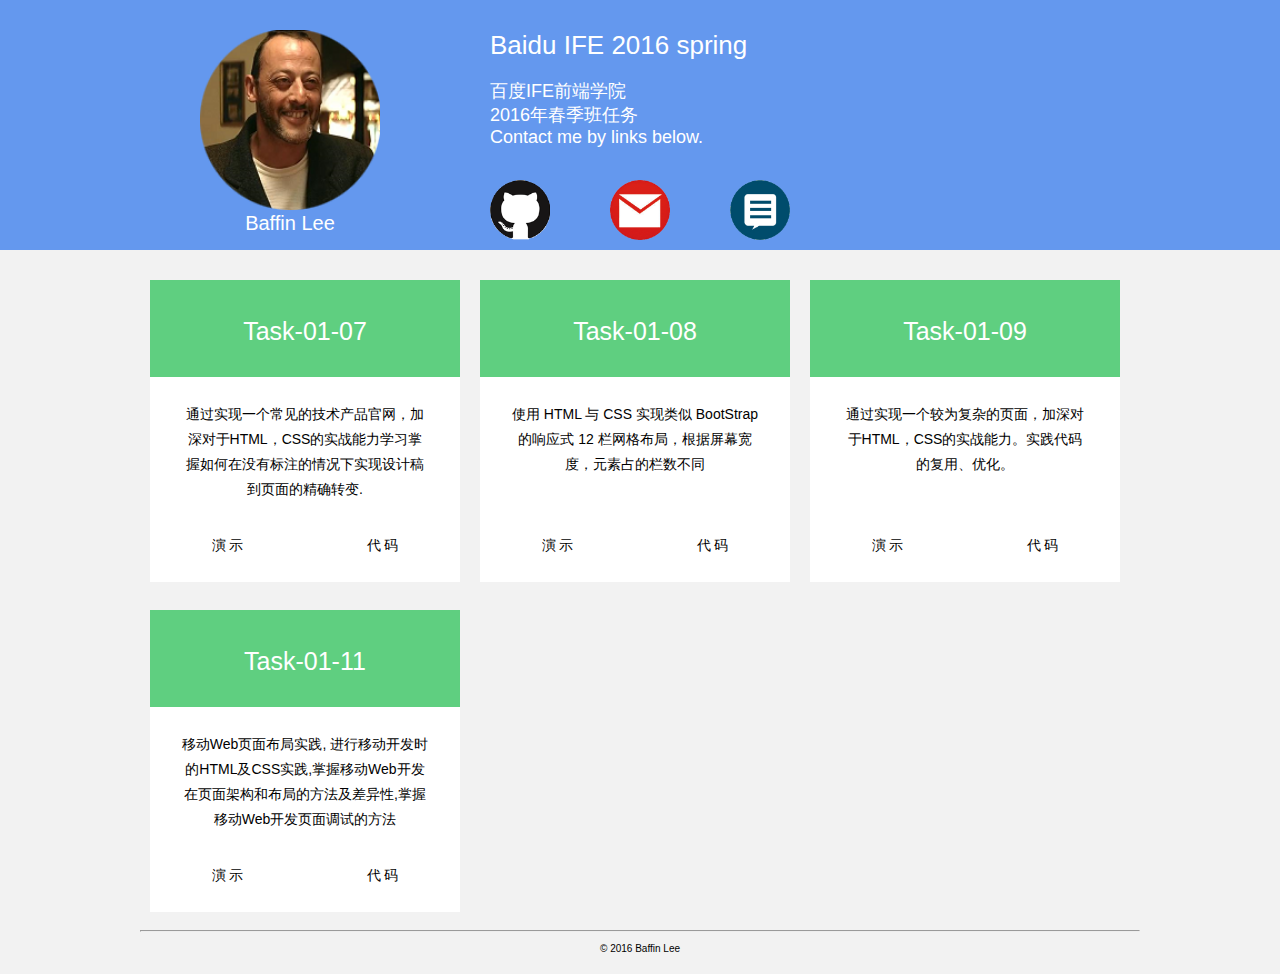
<file: index.html>
<!DOCTYPE html>
<html>
<head>
	<meta charset="utf-8">
	<meta name="viewport" content="width=device-width, initial-scale=1">
	<link rel="icon" href="src/images/favicon.ico">
	<title>Baidu IFE 2016 spring</title>
	<link rel="stylesheet" href="src/css/index.css">
</head>
<body>
	<div class="header" id="header">
		<div class="box clearfix">
			<div class="logo">
				<img src="src/images/leon.png" alt="logo">
				<h3>Baffin Lee</h3>
			</div>
			<div class="desc">
				<h1>Baidu IFE 2016 spring</h1>
				<h3>百度IFE前端学院<br/>2016年春季班任务<br/>Contact me by links below.</h3>
			</div>
			<div class="contact">
				<ul>
					<li>
						<a href="https://github.com/BaffinLee" target="_blank">
							<img src="src/images/github.png" alt="My GitHub">
						</a>
					</li>
					<li>
						<a href="mailto:BaffinLee@gmail.com">
							<img src="src/images/gmail.png" alt="My email">
						</a>
					</li>
					<li>
						<a href="http://BaffinLee.com" target="_blank">
							<img src="src/images/blog.png" alt="My blog">
						</a>
					</li>
				</ul>
			</div>
		</div>
	</div>
	<div class="header-min" id="headerMin">
		<div class="box clearfix header-min-box">
			<img src="src/images/leon.png" alt="logo" class="logo-min">
			<h1>Baidu IFE 2016 spring</h1>
			<h1 class="none">IFE</h1>
			<img src="src/images/menu.png" alt="menu" class="menu-min" id="menu">
		</div>
	</div>
	<div class="main clearfix">
		<ul>
			<li class="li-normal">
				<div class="title">
					<h2>Task-01-07</h2>
				</div>
				<div class="descript">
					<p>通过实现一个常见的技术产品官网，加深对于HTML，CSS的实战能力学习掌握如何在没有标注的情况下实现设计稿到页面的精确转变.</p>
				</div>
				<div class="button">
					<a href="task_1_7" target="_blank">
						<div>演 示</div>
					</a>
					<a href="https://github.com/BaffinLee/ife_2016_spring/tree/gh-pages/task_1_7" target="_blank">
						<div>代 码</div>
					</a>
				</div>
			</li>
			<li class="li-normal">
				<div class="title">
					<h2>Task-01-08</h2>
				</div>
				<div class="descript">
					<p>使用 HTML 与 CSS 实现类似 BootStrap 的响应式 12 栏网格布局，根据屏幕宽度，元素占的栏数不同</p>
				</div>
				<div class="button">
					<a href="task_1_8" target="_blank">
						<div>演 示</div>
					</a>
					<a href="https://github.com/BaffinLee/ife_2016_spring/tree/gh-pages/task_1_8" target="_blank">
						<div>代 码</div>
					</a>
				</div>
			</li>
			<li class="li-normal">
				<div class="title">
					<h2>Task-01-09</h2>
				</div>
				<div class="descript">
					<p>通过实现一个较为复杂的页面，加深对于HTML，CSS的实战能力。实践代码的复用、优化。</p>
				</div>
				<div class="button">
					<a href="task_1_9" target="_blank">
						<div>演 示</div>
					</a>
					<a href="https://github.com/BaffinLee/ife_2016_spring/tree/gh-pages/task_1_9" target="_blank">
						<div>代 码</div>
					</a>
				</div>
			</li>
			<li class="li-normal">
				<div class="title">
					<h2>Task-01-11</h2>
				</div>
				<div class="descript">
					<p>移动Web页面布局实践, 进行移动开发时的HTML及CSS实践,掌握移动Web开发在页面架构和布局的方法及差异性,掌握移动Web开发页面调试的方法</p>
				</div>
				<div class="button">
					<a href="task_1_11" target="_blank">
						<div>演 示</div>
					</a>
					<a href="https://github.com/BaffinLee/ife_2016_spring/tree/gh-pages/task_1_11" target="_blank">
						<div>代 码</div>
					</a>
				</div>
			</li>
		</ul>
	</div>
	<div class="footer">
		<hr><br/>
		<span>&copy; 2016 Baffin Lee</span>
	</div>
</body>
</html>
</file>
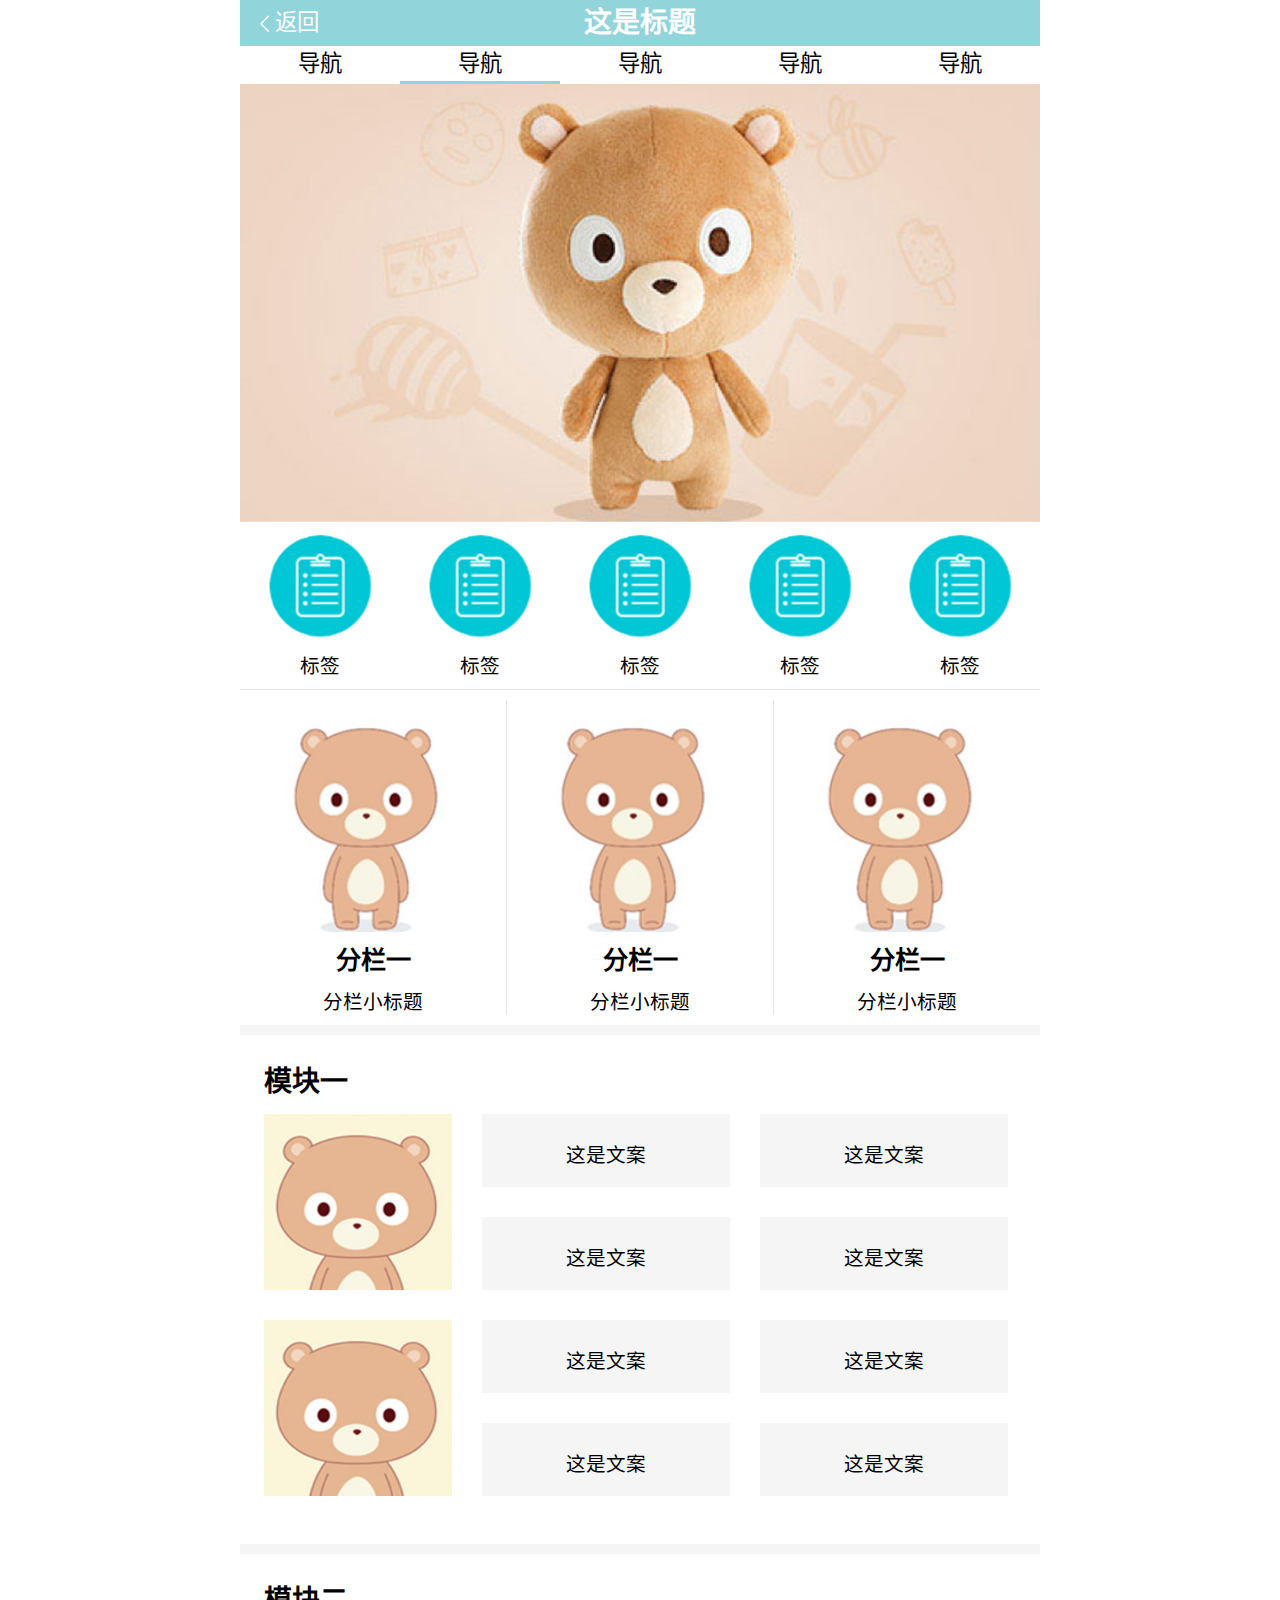
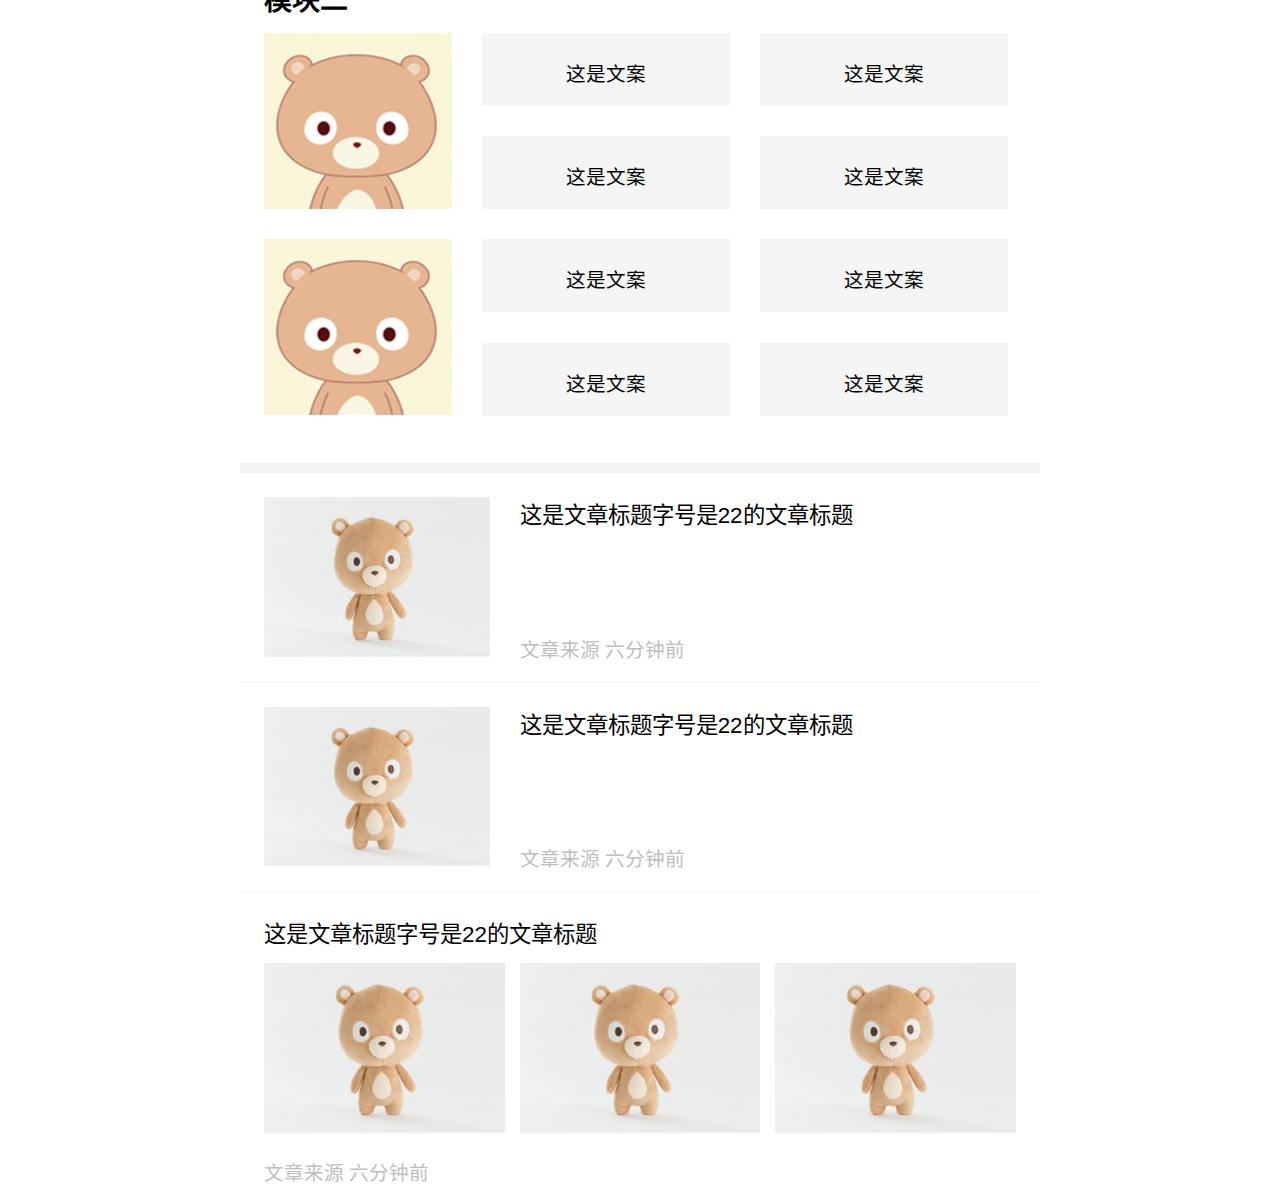
<file: task_1_11/index.html>
<!DOCTYPE html>
<html lang="zh-CN">
<head>
	<meta charset="utf-8">
	<!-- 禁止缩放 -->
	<meta name="viewport" content="width=device-width, initial-scale=1, maximum-scale=1, user-scalable=no">
	<title>task-01-11</title>
	<link rel="stylesheet" href="css/index.css">
</head>
<body>
<div class="container">
	<!-- 头部 -->
	<header>
		<a href="#">返回</a>
		<h1>这是标题</h1>
	</header>
	<!-- 导航 -->
	<nav>
		<ul class="flex-container">
			<li>导航</li>
			<li class="on">导航</li>
			<li>导航</li>
			<li>导航</li>
			<li>导航</li>
		</ul>
	</nav>
	<!-- 轮播图 -->
	<section class="banner">
		<img src="images/bear_main.png" alt="bear">
	</section>
	<!-- 标签 -->
	<section class="tags">
		<ul  class="flex-container">
			<li>
				<img src="images/tab.png" alt="tag">
				<span>标签</span>
			</li>
			<li>
				<img src="images/tab.png" alt="tag">
				<span>标签</span>
			</li>
			<li>
				<img src="images/tab.png" alt="tag">
				<span>标签</span>
			</li>
			<li>
				<img src="images/tab.png" alt="tag">
				<span>标签</span>
			</li>
			<li>
				<img src="images/tab.png" alt="tag">
				<span>标签</span>
			</li>
		</ul>
	</section>
	<!-- 分栏 -->
	<section class="column">
		<ul  class="flex-container">
			<li class="border-right">
				<img src="images/col-1.png" alt="">
				<h2>分栏一</h2>
				<h3>分栏小标题</h3>
			</li>
			<li class="border-right">
				<img src="images/col-1.png" alt="">
				<h2>分栏一</h2>
				<h3>分栏小标题</h3>
			</li>
			<li>
				<img src="images/col-1.png" alt="">
				<h2>分栏一</h2>
				<h3>分栏小标题</h3>
			</li>
		</ul>
	</section>
	<div class="separator"><!-- 分隔条 --></div>
	<!-- 模块 -->
	<section class="module">
		<h2>模块一</h2>
		<div class="mod-main clearfix">
			<img src="images/mod.png" alt="bear">
			<div>这是文案</div>
			<div>这是文案</div>
			<div>这是文案</div>
			<div>这是文案</div>
			<img src="images/mod.png" alt="bear">
			<div>这是文案</div>
			<div>这是文案</div>
			<div>这是文案</div>
			<div>这是文案</div>
		</div>
	</section>
	<div class="separator"><!-- 分隔条 --></div>
	<section class="module">
		<h2>模块二</h2>
		<div class="mod-main clearfix">
			<img src="images/mod.png" alt="bear">
			<div>这是文案</div>
			<div>这是文案</div>
			<div>这是文案</div>
			<div>这是文案</div>
			<img src="images/mod.png" alt="bear">
			<div>这是文案</div>
			<div>这是文案</div>
			<div>这是文案</div>
			<div>这是文案</div>
		</div>
	</section>
	<div class="separator"><!-- 分隔条 --></div>
	<!-- 文章 -->
	<section class="article clearfix">
		<img src="images/article.png" alt="article">
		<h2>这是文章标题字号是22的文章标题</h2>
		<span class="resource">文章来源 六分钟前</span>
	</section>
	<section class="article clearfix">
		<img src="images/article.png" alt="article">
		<h2>这是文章标题字号是22的文章标题</h2>
		<span class="resource">文章来源 六分钟前</span>
	</section>
	<!-- 图文 -->
	<section class="art-pic clearfix">
		<h2>这是文章标题字号是22的文章标题</h2>
		<img src="images/article.png" alt="article" class="first">
		<img src="images/article.png" alt="article">
		<img src="images/article.png" alt="article">
		<span class="resource">文章来源 六分钟前</span>
	</section>
</div>
	<script>
	/**
	  * 模块右侧的区块
	  * 在不能设置确定高度时（高度应该按屏幕大小自动变化）
	  * 我不会用纯CSS实现
	  * 用js加上数学线性拟合暴力解决
	 **/
	function setHeight() {
		var screenWidth = window.screen.availWidth > 800 ? 800 : window.screen.availWidth;
		var calHeight = 0.5121 * screenWidth - 3.363;
		var modArr = document.getElementsByClassName('mod-main');
		for (i = 0; i < modArr.length; i++) {
			modArr[i].style.height =  calHeight + "px";
		}
	}
	window.onload = setHeight;
	window.onresize = setHeight;
	</script>
</body>
</html>
</file>
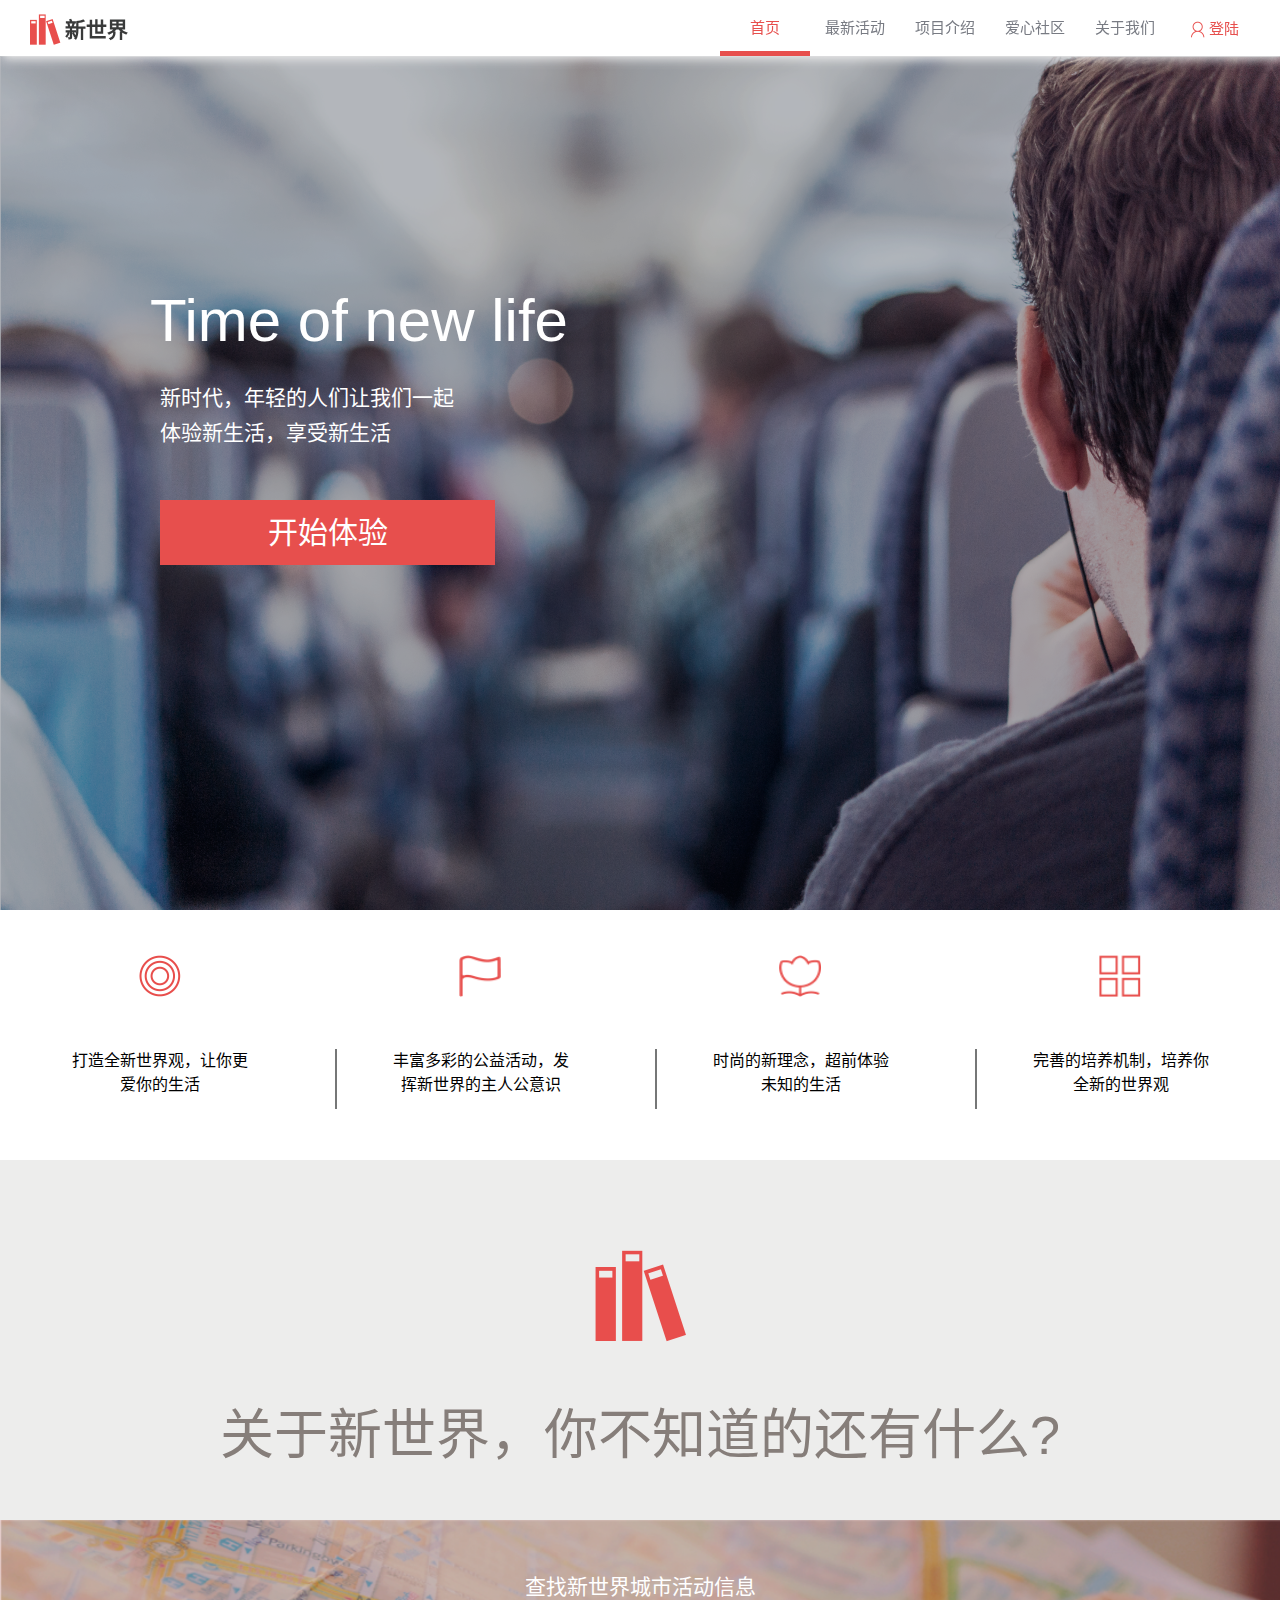
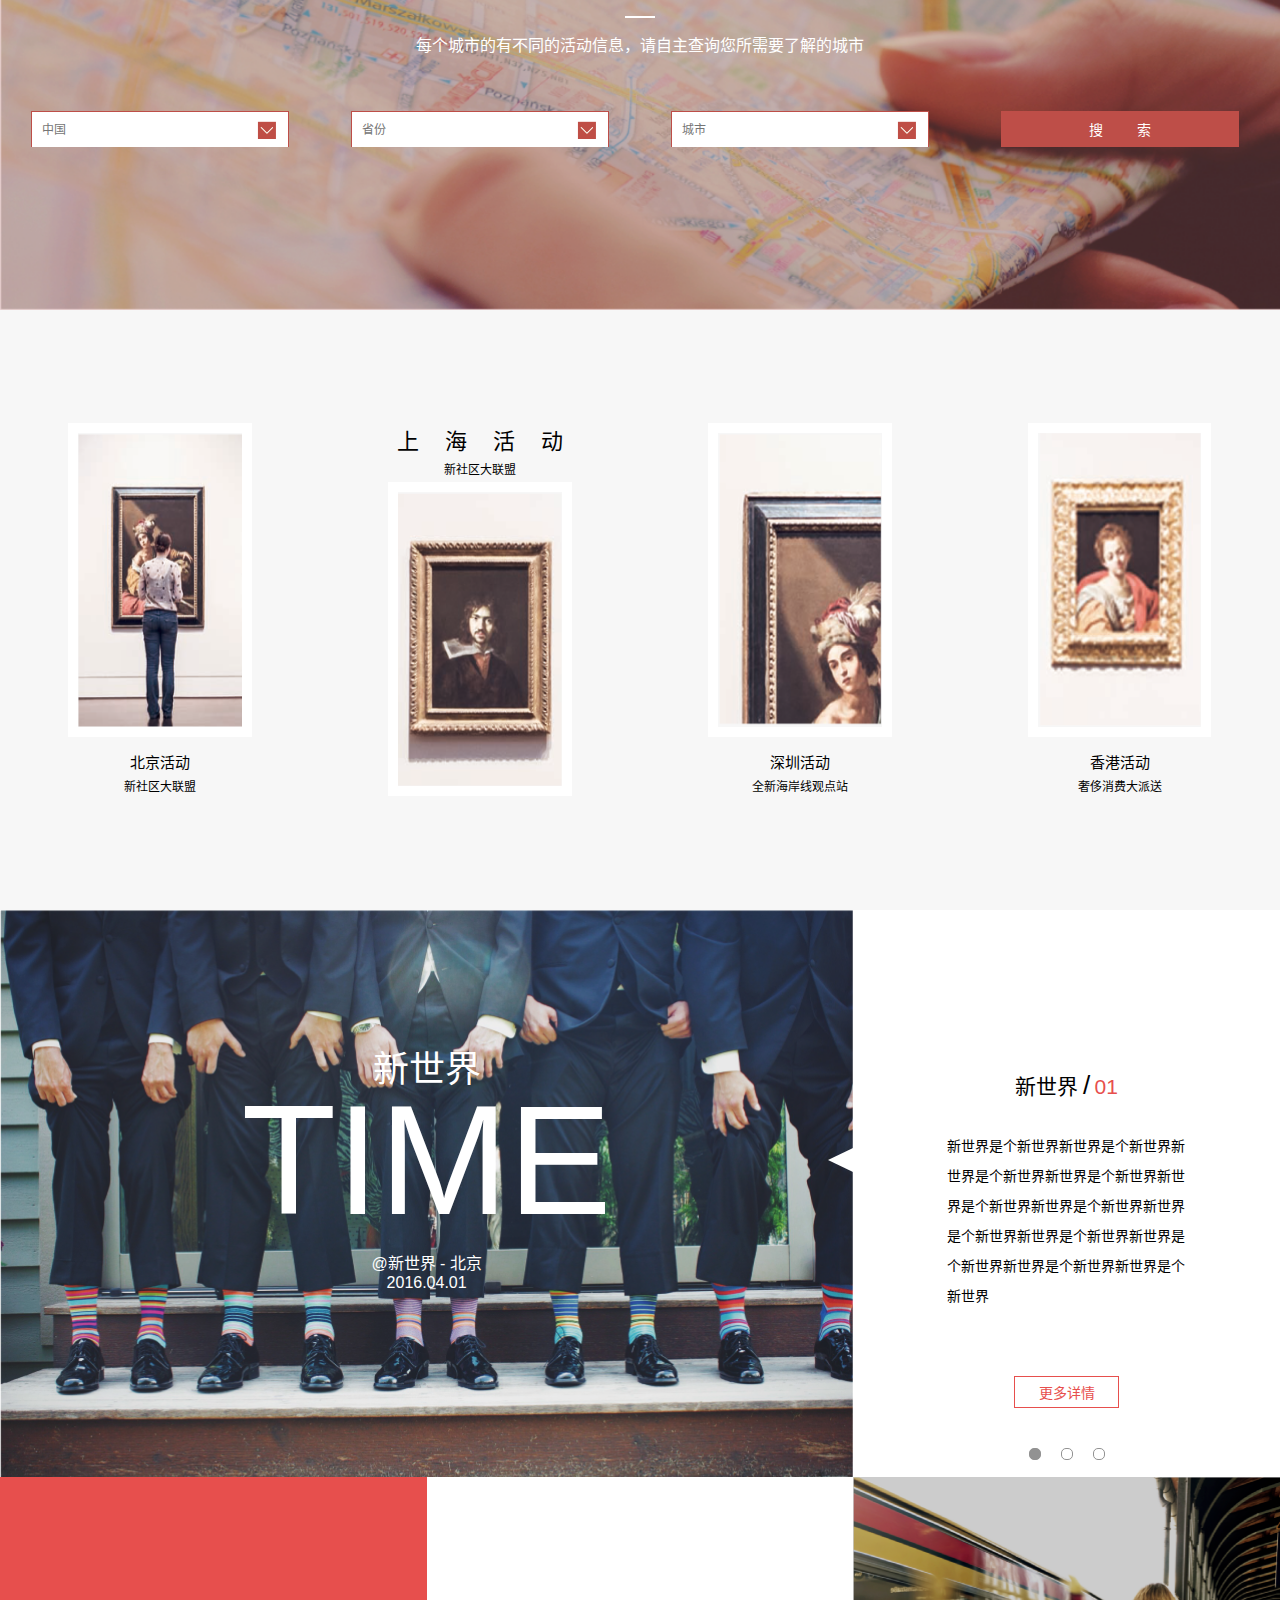
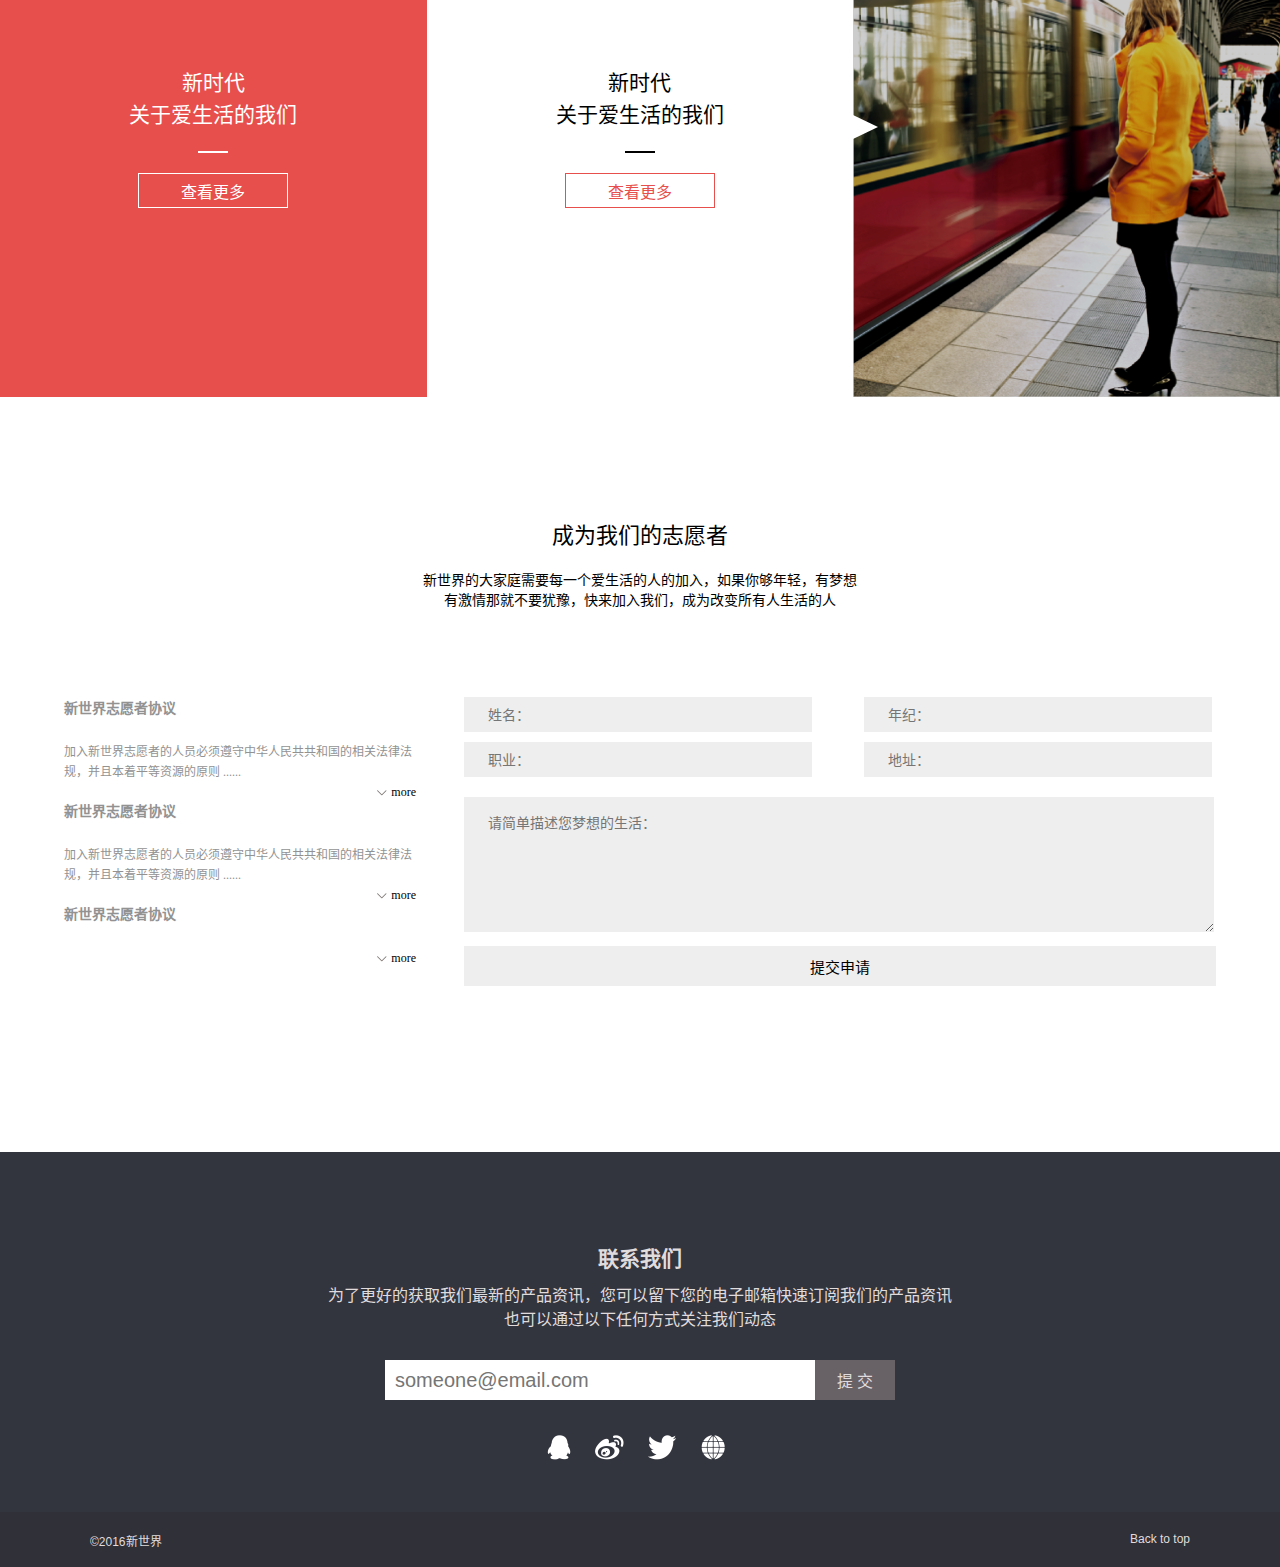
<file: task_1_7/index.html>
<!DOCTYPE html>
<html lang="zh-CN">
<head>
	<meta charset="utf-8">
	<title>新世界官网</title>
	<link rel="icon" href="images/favicon.ico" type="image/x-icon">
	<link rel="stylesheet" href="css/index.css">
</head>
<body>
	<!-- 导航条 -->
	<div class="navbar clearfix">
		<!-- 品牌 -->
		<div class="navbar-brand">
			<a href="#" title="新世界">
				<img src="images/logo_top.png" alt="新世界">
				<span class="navbar-logo-text font-HT">新世界</span>
			</a>
		</div>
		<!-- 导航 -->
		<div class="navbar-nav clearfix">
			<ul>
				<a href="#" title="首页">
					<li class="li-selected">
						<span>首页</span>
					</li>
				</a>
				<a href="#" title="最新活动">
					<li>
						<span>最新活动</span>
					</li>
				</a>
				<a href="#" title="项目介绍">
					<li>
						<span>项目介绍</span>
					</li>
				</a>
				<a href="#" title="爱心社区">
					<li>
						<span>爱心社区</span>
					</li>
				</a>
				<a href="#" title="关于我们">
					<li>
						<span>关于我们</span>
					</li>
				</a>
				<a href="#" title="登陆">
					<li class="navbar-login">
						<img src="images/login.png" alt="登陆">
						<span class="font-MSYH">登陆</span>
					</li>
				</a>
			</ul>
		</div>
	</div>
	<!-- 主体大图 -->
	<div class="mainfoucs-pic font-MSYH" id="top">
		<div class="mainfoucs-mask"><!-- 主体大图遮罩 --></div>
		<div class="mainfoucs-text">
			<h1>Time of new life</h1>
			<h3>新时代，年轻的人们让我们一起<br/>体验新生活，享受新生活</h3>
			<a class="mainfocus-btn btn-hover" href="#" title="点击开始体验">开始体验</a>
		</div>
	</div>
	<!-- 品牌特点 -->
	<div class="featuretags">
		<ul class="featuretags-list clearfix">
			<li class="featuretags-item font-HT">
				<img src="images/icon_1.png" alt="特点一">
				<div class="first">打造全新世界观，让你更<br/>爱你的生活</div>
			</li>
			<li class="featuretags-item">
				<img src="images/icon_2.png" alt="特点二">
				<div>丰富多彩的公益活动，发<br/>挥新世界的主人公意识</div>
			</li>
			<li class="featuretags-item">
				<img src="images/icon_3.png" alt="特点三">
				<div>时尚的新理念，超前体验<br/>未知的生活</div>
			</li>
			<li class="featuretags-item">
				<img src="images/icon_4.png" alt="特点四">
				<div>完善的培养机制，培养你<br/>全新的世界观</div>
			</li>
		</ul>
	</div>
	<!-- 探索新世界 -->
	<div class="explore">
		<img src="images/logo.png" alt="新世界"><br/>
		<h1>关于新世界，你不知道的还有什么?</h1>
	</div>
	<!-- 选择地区 -->
	<div class="explore-map font-MSYH">
		<div class="map-mask"></div>
		<div class="explore-map-text">
			<h3>查找新世界城市活动信息</h3>
			<div class="text-separator width-change"></div>
			<span>每个城市的有不同的活动信息，请自主查询您所需要了解的城市</span>
		</div>
		<form class="explore-map-address" action="#">
			<div>
				<input type="text" name="country" placeholder="中国" disabled="disabled">
				<!-- 国家选择列表 -->
				<ul>
					<li>中国</li>
					<li>美国</li>
					<li>英国</li>
				</ul>
			</div>
			<div>
				<input type="text" name="province" placeholder="省份" disabled="disabled">
				<!-- 省份选择列表 -->
				<ul>
					<li>北京市</li>
					<li>天津市</li>
					<li>河北省</li>
					<li>陕西省</li>
					<li>内蒙古自治区</li>
					<li>辽宁省</li>
				</ul>
			</div>
			<div>
				<input type="text" name="city" placeholder="城市" disabled="disabled">
				<!-- 城市选择列表 -->
				<ul>
					<li>广州</li>
					<li>北京</li>
					<li>深圳</li>
					<li>武汉</li>
					<li>上海</li>
				</ul>
			</div>
			<div>
				<button type="submit" class="btn-hover">搜 索</button>
			</div>
		</form>
	</div>
	<!-- 各地活动 -->
	<div class="explore-activity clearfix">
		<ul>
			<li>
				<img src="images/art_1.png" alt="活动一">
				<div class="act-text-style-1">
					<h2>北京活动</h2>
					<h3>新社区大联盟</h3>
				</div>
			</li>
			<li>
				<div class="act-text-style-2">
					<h2>上 海 活 动</h2>
					<h3>新社区大联盟</h3>
				</div>
				<img src="images/art_2.png" alt="活动二">
			</li>
			<li>
				<img src="images/art_3.png" alt="活动三">
				<div class="act-text-style-1">
					<h2>深圳活动</h2>
					<h3>全新海岸线观点站</h3>
				</div>
			</li>
			<li>
				<img src="images/art_4.png" alt="活动四">
				<div class="act-text-style-1">
					<h2>香港活动</h2>
					<h3>奢侈消费大派送</h3>
				</div>
			</li>
		</ul>
	</div>
	<!-- 团队介绍 -->
	<div class="team clearfix">
		<div class="team-img">
            <h2>新世界</h2>
            <h1>TIME</h1>
            <p>@新世界 - 北京</p>
            <p>2016.04.01</p>
            <!-- 三角箭头 -->
            <div class="triangle"></div>
		</div>
		<div class="team-desc">
			<h2>新世界</h2>
			<span>/</span>
			<h2 class="team-right-h2">01</h2>
			<p>新世界是个新世界新世界是个新世界新世界是个新世界新世界是个新世界新世界是个新世界新世界是个新世界新世界是个新世界新世界是个新世界新世界是个新世界新世界是个新世界新世界是个新世界</p>
			<button type="button" class="font-MSYH btn-hover">更多详情</button>
			<!-- 小圆点 -->
			<ul class="clearfix">
				<li class="actived-li"></li>
				<li class="unactived-li"></li>
				<li class="unactived-li"></li>
			</ul>
		</div>
	</div>
	<!-- 团队生活 -->
	<div class="team-life clearfix">
		<div class="team-life-left">
			<h2>新时代<br/>关于爱生活的我们</h2>
			<div class="width-change"><!-- 横线 --></div>
			<button type="button" class="font-HT btn-hover">查看更多</button>
		</div>
		<div class="team-life-center">
			<h2>新时代<br/>关于爱生活的我们</h2>
			<div class="width-change"><!-- 横线 --></div>
			<button type="button" class="font-HT btn-hover">查看更多</button>
		</div>
		<div class="team-life-right">
			<!-- 遮罩 -->
			<div class="team-life-right-mask"></div>
			<!-- 三角箭头 -->
			<div class="triangle"></div>
			<img src="images/life.png" alt="team">
		</div>
	</div>
	<!-- 志愿者 -->
	<div class="volunteer clearfix">
		<div class="top">
			<h1>成为我们的志愿者</h1>
			<p>新世界的大家庭需要每一个爱生活的人的加入，如果你够年轻，有梦想<br/>有激情那就不要犹豫，快来加入我们，成为改变所有人生活的人</p>
		</div>
		<div class="left">
			<h2>新世界志愿者协议</h2>
			<p>加入新世界志愿者的人员必须遵守中华人民共共和国的相关法律法规，并且本着平等资源的原则 ......</p>
			<a href="#">
				<img src="images/arrow.png" alt="more">
				<span>more</span>
			</a><br/>
			<h2>新世界志愿者协议</h2>
			<p>加入新世界志愿者的人员必须遵守中华人民共共和国的相关法律法规，并且本着平等资源的原则 ......</p>
			<a href="#">
				<img src="images/arrow.png" alt="more">
				<span>more</span>
			</a><br/>
			<h2>新世界志愿者协议</h2>
			<a href="#">
				<img src="images/arrow.png" alt="more">
				<span>more</span>
			</a>
		</div>
		<!-- 志愿者表单 -->
		<form action="#">
			<input class="name" placeholder="姓名：" name="name">
			<input class="age" placeholder="年纪：" name="age">
			<input class="sex" placeholder="职业：" name="sex">
			<input class="addr" placeholder="地址：" name="addr">
			<textarea name="text" placeholder="请简单描述您梦想的生活：" class="font-MSYH"></textarea>
			<button type="submit" class="font-HT btn-hover">提交申请</button>
		</form>
	</div>
	<!-- 底部 -->
	<div class="footer">
		<div class="contact">
			<h1 class="font-HT">联系我们</h1>
			<p class="font-ST">为了更好的获取我们最新的产品资讯，您可以留下您的电子邮箱快速订阅我们的产品资讯<br/>也可以通过以下任何方式关注我们动态</p>
			<form action="#" class="clearfix">
				<input type="text" placeholder="someone@email.com" class="input-email font-MSYH">
				<input type="submit" class="input-submit font-MSYH btn-hover" value="提 交">
			</form>
			<ul>
				<li>
					<a href="#">
						<img src="images/qq.png" alt="QQ">
					</a>
				</li>
				<li>
					<a href="#">
						<img src="images/weibo.png" alt="weibo">
					</a>
				</li>
				<li>
					<a href="#">
						<img src="images/twitter.png" alt="twitter">
					</a>
				</li>
				<li>
					<a href="#">
						<img src="images/net.png" alt="net">
					</a>
				</li>
			</ul>
		</div>
		<div class="copyright">
			<p class="copyright-left">&copy;2016新世界</p>
			<a class="back-to-top" href="#top">Back to top</a>
		</div>
	</div>
</body>
</html>
</file>
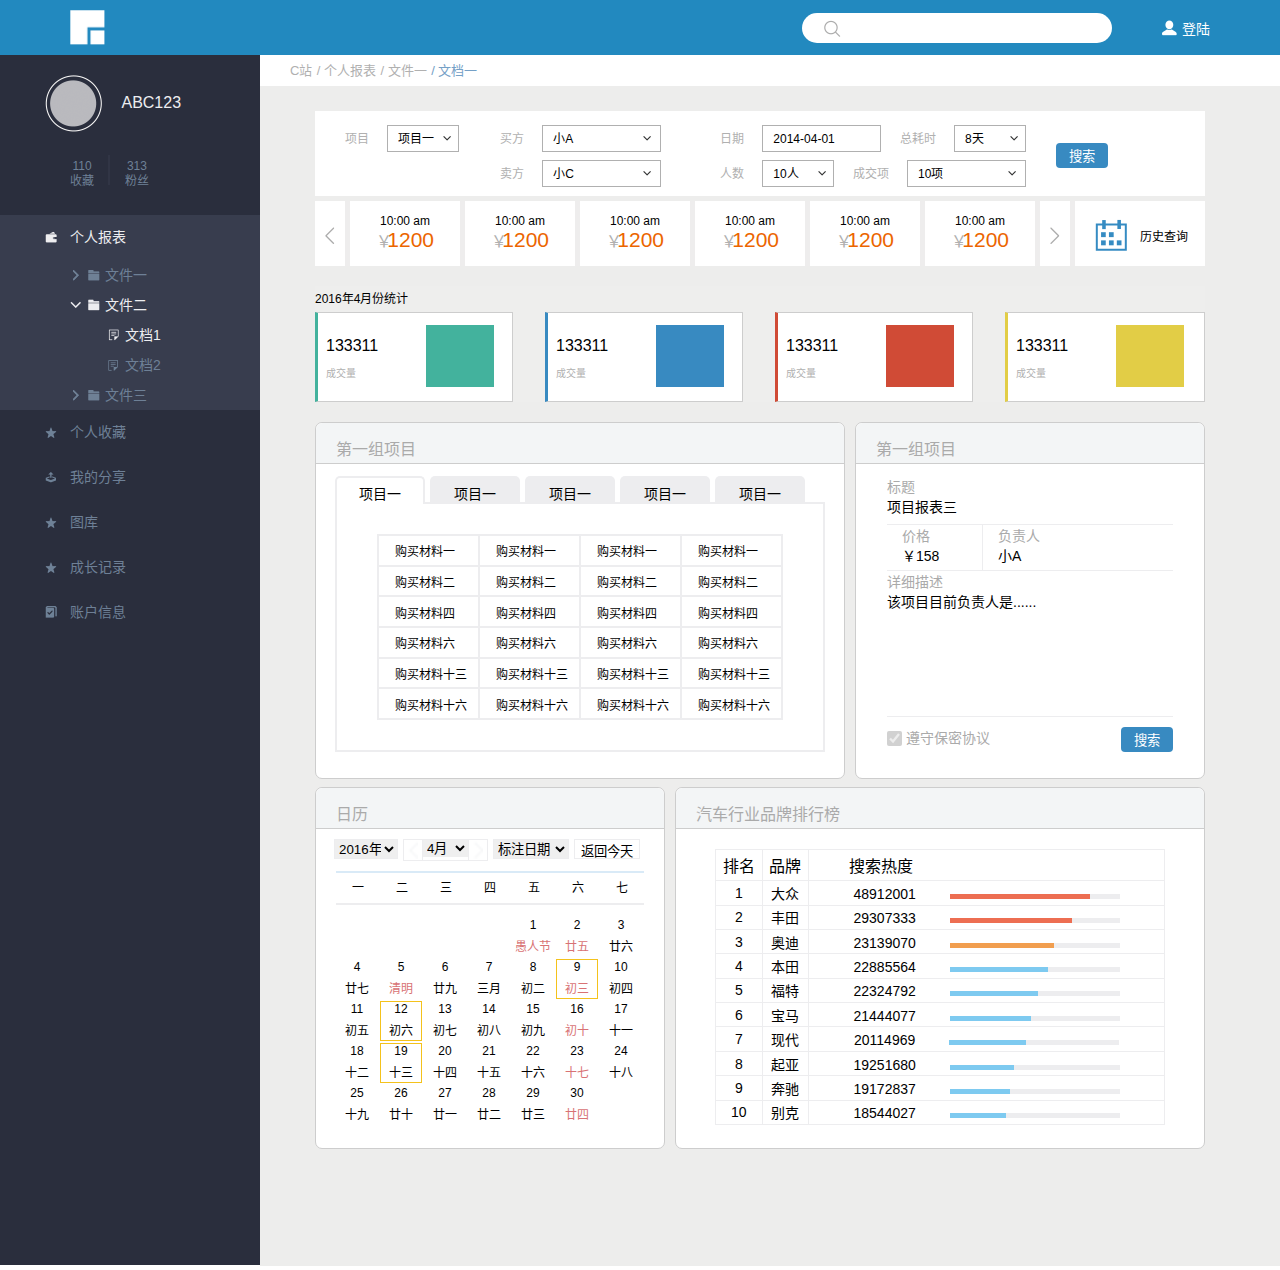
<file: task_1_9/index.html>
<!DOCTYPE html>
<html lang="zh-CN">
	<head>
		<meta charset="utf-8">
		<title>后台管理系统</title>
		<link rel="stylesheet" href="css/base.css">
	</head>
	<body>
		<!-- 顶部 -->
		<div class="header">
			<div class="header-main">
				<img src="images/logo.png" alt="logo">
				<div class="login">
					<a href="#">登陆</a>
				</div>
				<input type="text">
			</div>
		</div>
		<!-- 主体 -->
		<div class="mainpage">
			<!-- 左侧导航 -->
			<div class="left">
				<!-- 账户信息 -->
				<div class="profile">
					<img src="images/circle.png" alt="avatar">
					<span>ABC123</span>
				</div>
				<div class="data">
					<p>110<br/>收藏</p>
					<div class="separator"></div>
					<p>313</br>粉丝</p>
				</div>
				<!-- 导航 -->
				<div class="leftnav">
					<!-- 一级导航 -->
					<ul class="level-1">
						<li class="report open">
							<span>个人报表</span>
							<!-- 二级导航 -->
							<ul class="level-2">
								<li><span>文件一</span></li>
								<li class="open">
									<span>文件二</span>
									<!-- 三级导航 -->
									<ul class="level-3">
										<a href="javascript:;" target="page">
											<li class="open"><span>文档1</span></li>
										</a>
										<a href="javascript:;" target="page">
											<li><span>文档2</span></li>
										</a>
									</ul>
								</li>
								<li><span>文件三</span></li>
							</ul>
						</li>
						<li class="star"><span>个人收藏</span></li>
						<li class="map"><span>我的分享</span></li>
						<li class="star"><span>图库</span></li>
						<li class="star"><span>成长记录</span></li>
						<li class="account"><span>账户信息</span></li>
					</ul>
				</div>
			</div>
			<!-- 右侧页面 -->
			<div class="right">
				<!-- 页面信息导航 -->
				<div class="main-nav">
					<a class="first-nav" href="javascript:;" target="page">C站</a>
					<a href="javascript:;" target="page">/ 个人报表</a>
					<a href="javascript:;" target="page">/ 文件一</a>
					<a class="last-nav" href="javascript:;" target="page">/ 文档一</a>
				</div>
				<!-- 页面iframe -->
				<iframe src="page.html" frameborder="0" scrolling="auto" name="page">
				<!-- 考虑到这是一个后台管理系统，导航不动，刷新这里，觉得应该用iframe -->
				</iframe>
			</div>
		</div>
	</body>
</html>
</file>
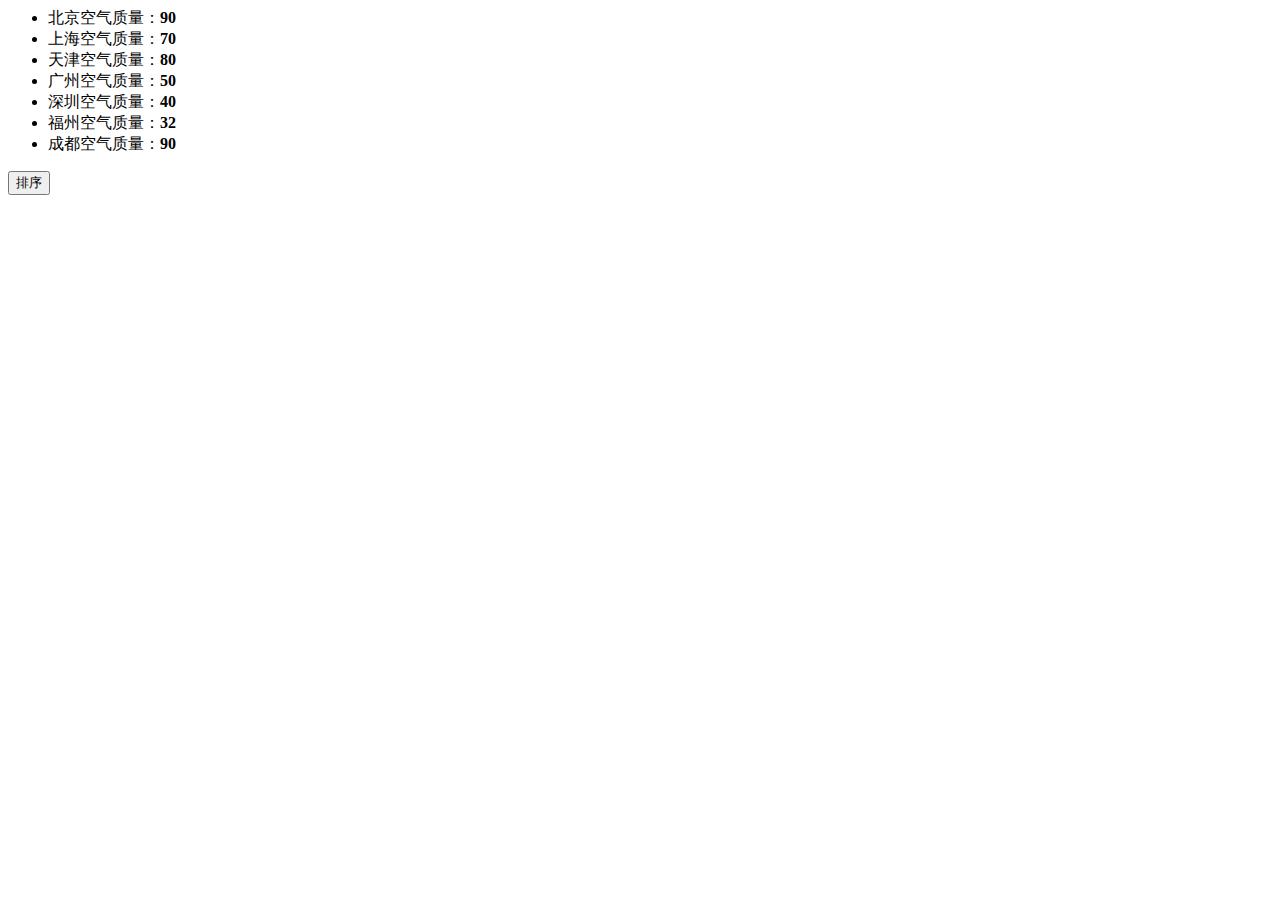
<file: task_2_15/index.html>
<!DOCTYPE>
<html>
  <head>
    <meta charset="utf-8">
    <title>IFE JavaScript Task 01</title>
  </head>
<body>

  <ul id="source">
    <li>北京空气质量：<b>90</b></li>
    <li>上海空气质量：<b>70</b></li>
    <li>天津空气质量：<b>80</b></li>
    <li>广州空气质量：<b>50</b></li>
    <li>深圳空气质量：<b>40</b></li>
    <li>福州空气质量：<b>32</b></li>
    <li>成都空气质量：<b>90</b></li>
  </ul>

  <ul id="resort">
    <!-- 
    <li>第一名：北京空气质量：<b>90</b></li>
    <li>第二名：北京空气质量：<b>90</b></li>
    <li>第三名：北京空气质量：<b>90</b></li>
     -->

  </ul>

  <button id="sort-btn">排序</button>

<script type="text/javascript">

/**
 * getData方法
 * 读取id为source的列表，获取其中城市名字及城市对应的空气质量
 * 返回一个数组，格式见函数中示例
 */
function getData() {
  var data = [];
  var listArr = document.getElementById("source").childNodes;

  for (var i = listArr.length - 1; i >= 0; i--) {
    if (listArr[i].nodeType == Node.ELEMENT_NODE) { // 判断是否是Element的Type
      data.push(listArr[i].innerText.split("：")); // 按 '：' 拆分成数组，push进data
    }
  }

  return data;
}

/**
 * sortAqiData
 * 按空气质量对data进行从小到大的排序
 * 返回一个排序后的数组
 */
function sortAqiData(data) {
    data.sort(function(a,b){return b[1]-a[1]}); // 从大到小排序
    return data;
}

/**
 * render
 * 将排好序的城市及空气质量指数，输出显示到id位resort的列表中
 * 格式见ul中的注释的部分
 */
function render(data) {
  var text = "";
  // 中文数字列表
  var numChinese = ['一','二','三','四','五','六','七','八','九','十',];

  for (var i = 0; i < data.length; i++) {
    // 用的innerHtml做的, createElement 麻烦点，也低效一点
    text += "<li>第" + numChinese[i] + "名：" + data[i][0] + "：<b>" + data[i][1] + "</b></li>";
  }

  document.getElementById("resort").innerHTML = text;

}

function btnHandle() {
  var aqiData = getData();
  aqiData = sortAqiData(aqiData);
  render(aqiData);
}


function init() {

  // 在这下面给sort-btn绑定一个点击事件，点击时触发btnHandle函数

  document.getElementById('sort-btn').onclick = btnHandle; // 用onclick绑定兼容性好;

}

init();

</script>
</body>
</html>
</file>
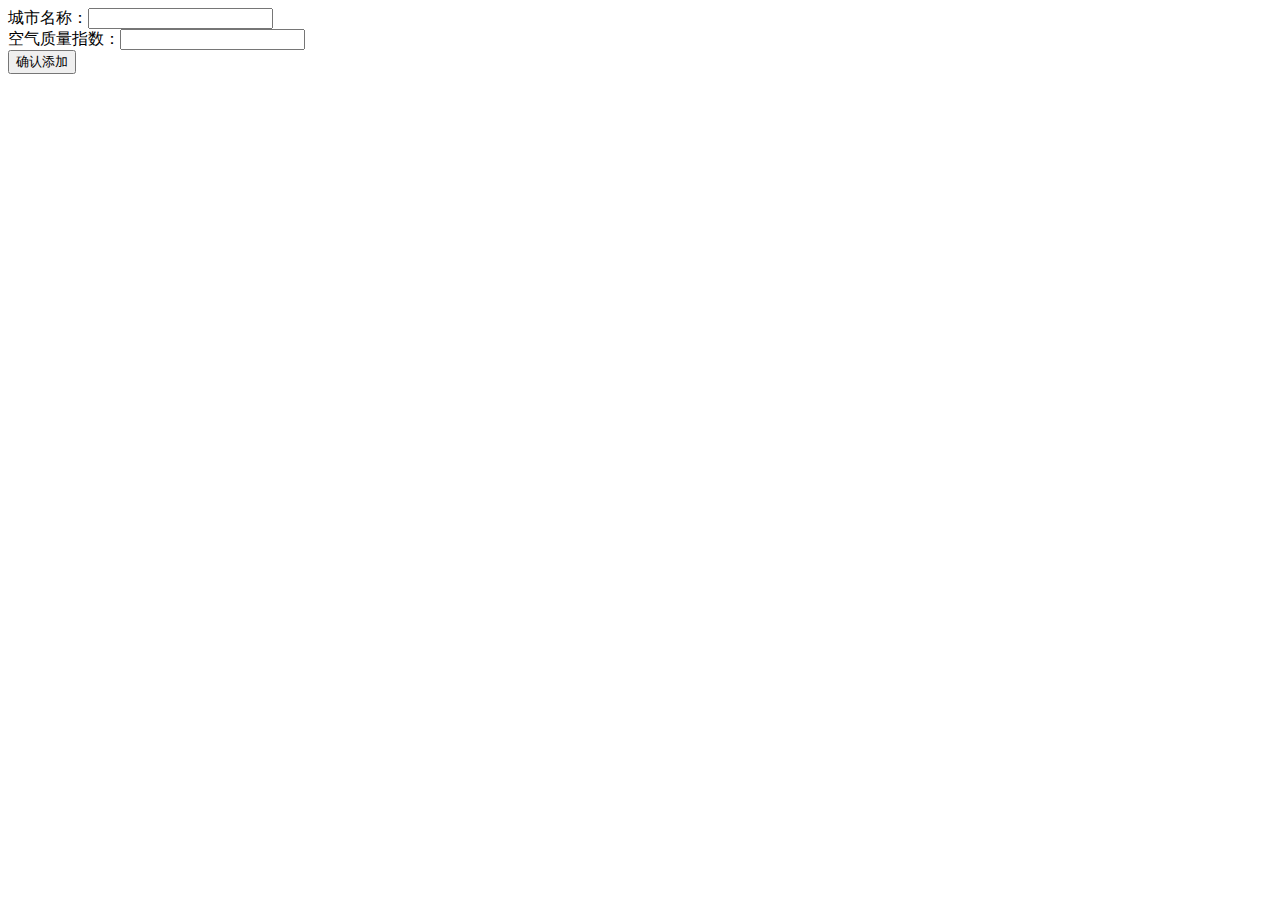
<file: task_2_16/index.html>
<!DOCTYPE>
<html>
  <head>
    <meta charset="utf-8">
    <title>IFE JavaScript Task 01</title>
  </head>
<body>

  <div>
    <label>城市名称：<input id="aqi-city-input" type="text"></label><br>
    <label>空气质量指数：<input id="aqi-value-input" type="text"></label><br>
    <button id="add-btn">确认添加</button>
  </div>
  <table id="aqi-table">
  <!-- 
    <tr>
      <td>城市</td><td>空气质量</td><td>操作</td>
    </tr>
    <tr>
      <td>北京</td><td>90</td><td><button>删除</button></td>
    </tr>
    <tr>
      <td>北京</td><td>90</td><td><button>删除</button></td>
    </tr>
   -->
  </table>
  <script src="task.js"></script>
</body>
</html>
</file>
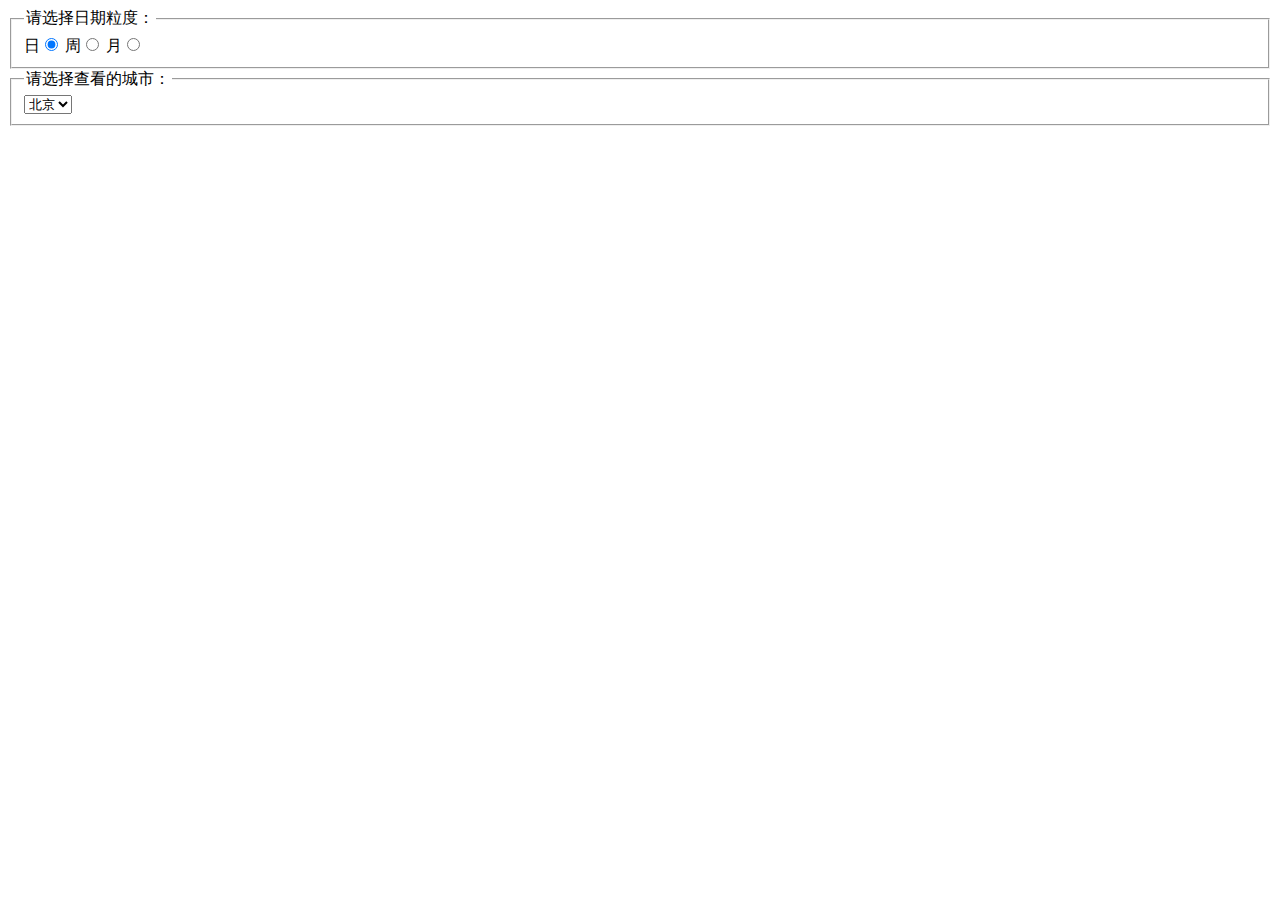
<file: task_2_17/index.html>
<!DOCTYPE>
<html>
  <head>
    <meta charset="utf-8">
    <title>IFE JavaScript Task 01</title>
    <style>
      * {
        box-sizing:border-box;
      }
      .aqi-chart-wrap {
        width:100%;
        height:500px;
        margin:0 auto;
        display:flex;
        display:-webkit-flex;
        align-items:flex-end;
        justify-content:center;
      }
      .aqi-chart-wrap div {
        flex:0 1 150px;
        margin:0 2px;
        cursor:pointer;
      }
      .aqi-chart-wrap div:hover {
        border:1px solid pink;
      }
    </style>
  </head>
<body>
  <fieldset id="form-gra-time">
    <legend>请选择日期粒度：</legend>
    <label>日<input name="gra-time" value="day" type="radio" checked="checked"></label>
    <label>周<input name="gra-time" value="week" type="radio"></label>
    <label>月<input name="gra-time" value="month" type="radio"></label>
  </fieldset>

  <fieldset>
    <legend>请选择查看的城市：</legend>
    <select id="city-select">
      <option>北京</option>
    </select>
  </fieldset>

  <div class="aqi-chart-wrap">
  </div>
  <script src="task.js"></script>
</body>
</html>
</file>
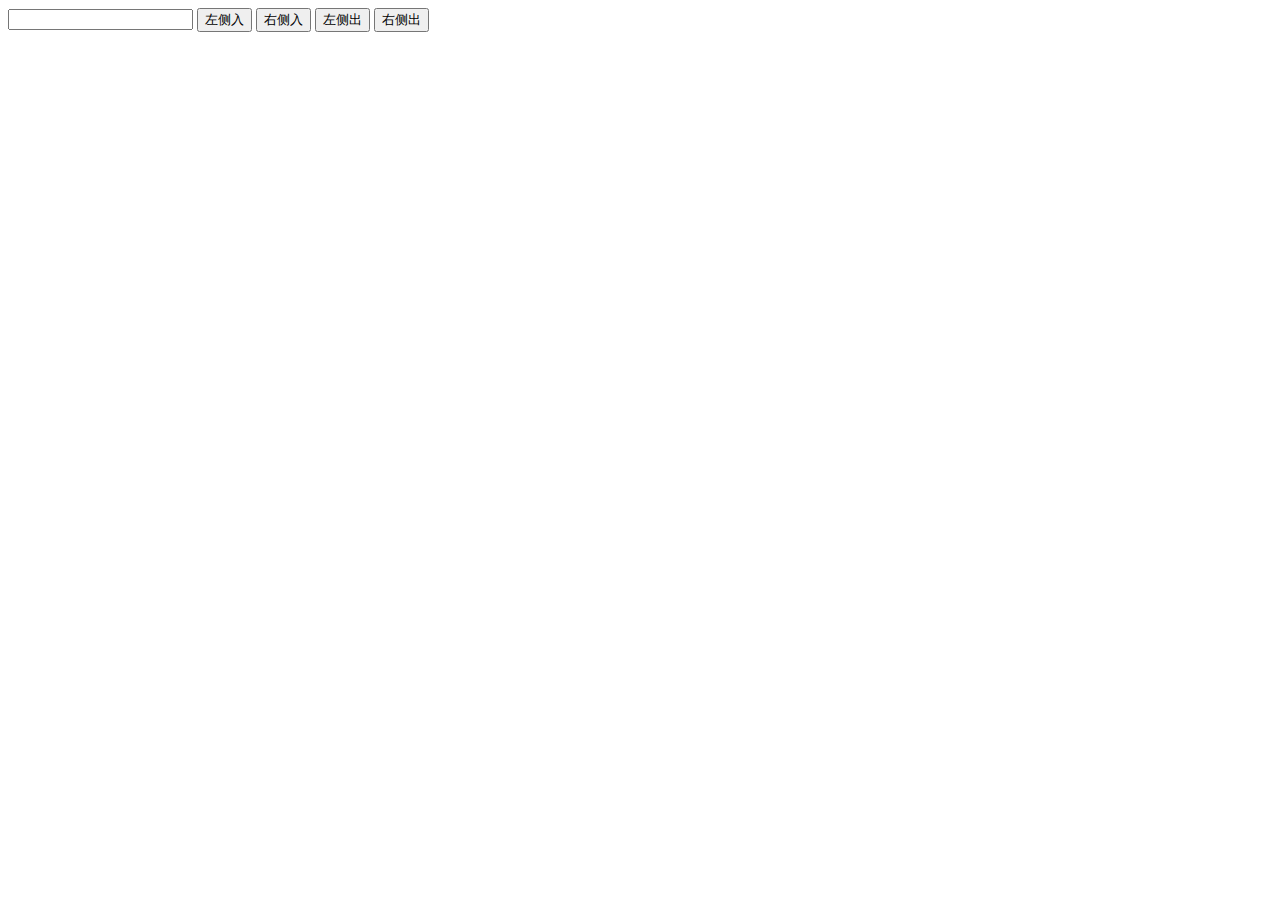
<file: task_2_18/index.html>
<!DOCTYPE html>
<html>
<head>
	<meta charset="utf-8">
	<meta http-equiv="X-UA-Compatible" content="IE=edge">
	<title>task-02-18</title>
	<style>
		#container div {
			width:100px;
			height:100px;
			float:left;
			margin:20px;
			background-color:red;
			color:white;
			font-size:16px;
			line-height:100px;
			text-align:center;
		}
	</style>
</head>
<body>
	<input type="text" id="inputNum">
	<button id="unshiftBtn">左侧入</button>
	<button id="pushBtn">右侧入</button>
	<button id="shiftBtn">左侧出</button>
	<button id="popBtn">右侧出</button>
	<div id="container"></div>
	<script src="index.js"></script>
</body>
</html>
</file>
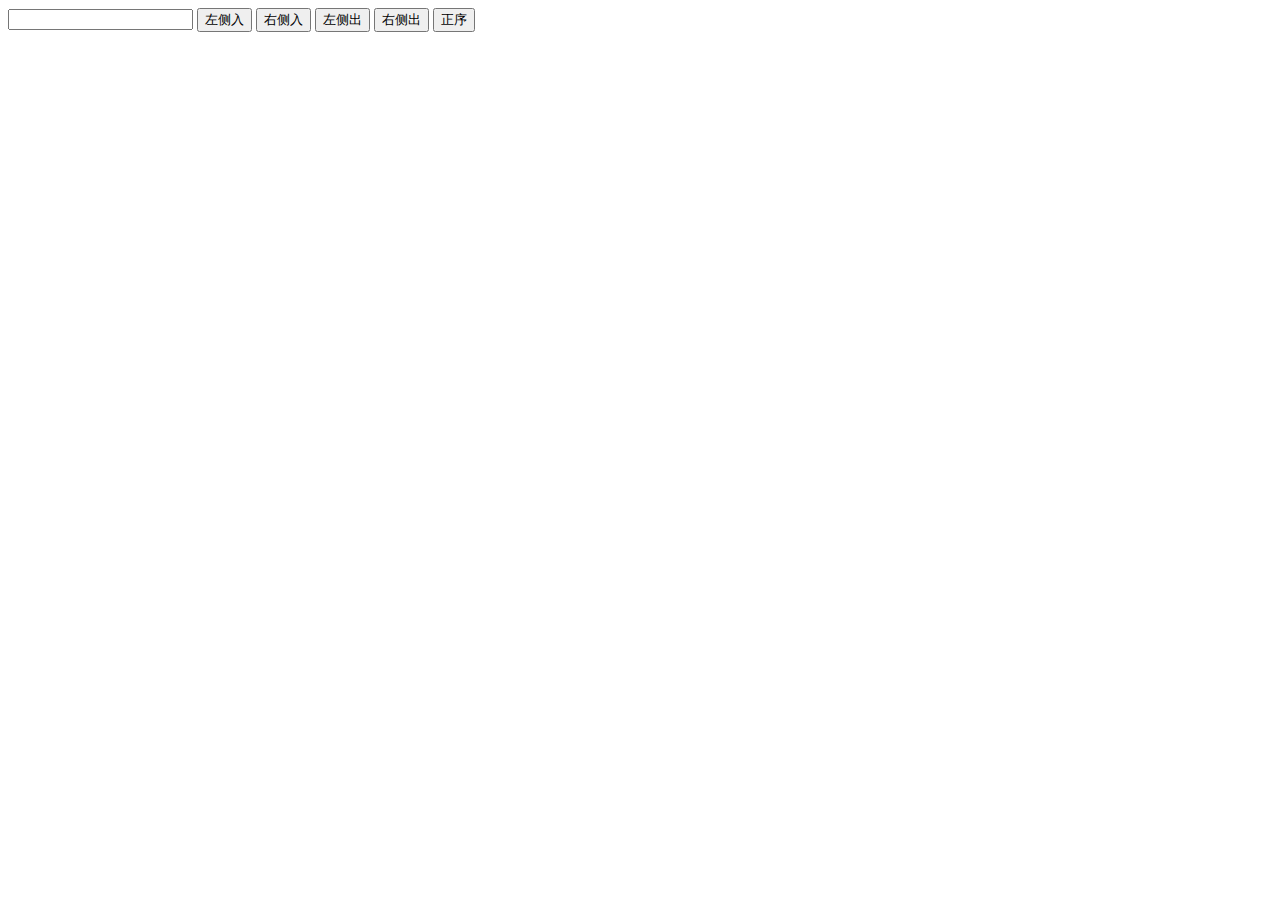
<file: task_2_19/index.html>
<!DOCTYPE html>
<html>
<head>
	<meta charset="utf-8">
	<meta http-equiv="X-UA-Compatible" content="IE=edge">
	<title>task-02-18</title>
	<style>
		#container {
			display:flex;
			align-items:flex-end;
			justify-content:center;
			margin:20px;
			height:100px;
		}

		#container div {
			margin-left:10px;
			flex:0 1 100px;
			background-color:red;
		}
	</style>
</head>
<body>
	<input type="text" id="inputNum">
	<button id="unshiftBtn">左侧入</button>
	<button id="pushBtn">右侧入</button>
	<button id="shiftBtn">左侧出</button>
	<button id="popBtn">右侧出</button>
	<button id="sortBtn">正序</button>
	<div id="container"></div>
	<script src="index.js"></script>
</body>
</html>
</file>
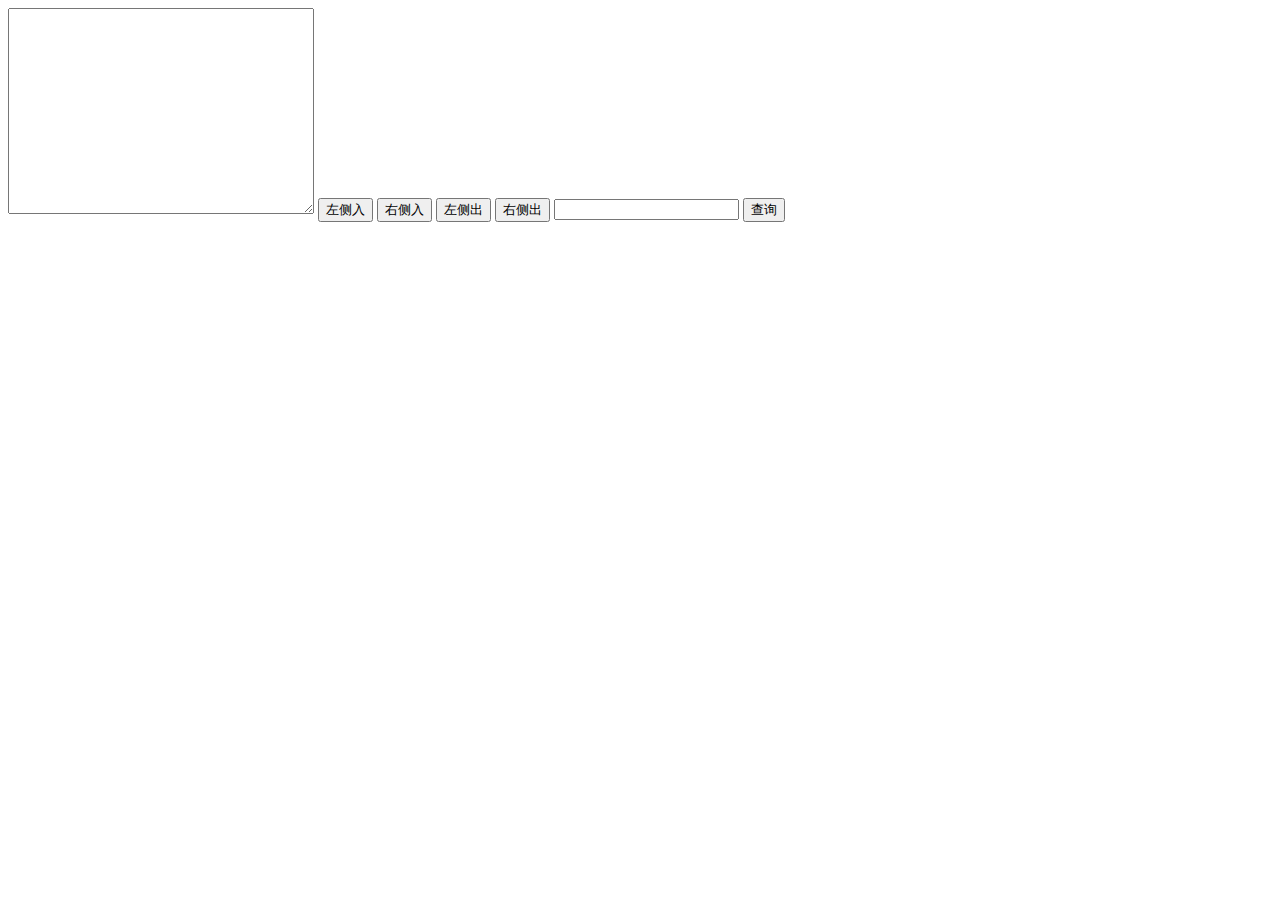
<file: task_2_20/index.html>
<!DOCTYPE html>
<html>
<head>
	<meta charset="utf-8">
	<meta http-equiv="X-UA-Compatible" content="IE=edge">
	<title>task-02-18</title>
	<style>
		#container div {
			width:100px;
			height:100px;
			float:left;
			margin:20px;
			background-color:red;
			color:white;
			font-size:16px;
			line-height:100px;
			text-align:center;
		}
		#container div span {
			background-color:blue;
		}
		#inputNum {
			width:300px;
			height:200px;
		}
	</style>
</head>
<body>
	<textarea id="inputNum"></textarea>
	<button id="unshiftBtn">左侧入</button>
	<button id="pushBtn">右侧入</button>
	<button id="shiftBtn">左侧出</button>
	<button id="popBtn">右侧出</button>
	<input type="text" id="searchWord">
	<button id="searchBtn">查询</button>
	<div id="container"></div>
	<script src="index.js"></script>
</body>
</html>
</file>
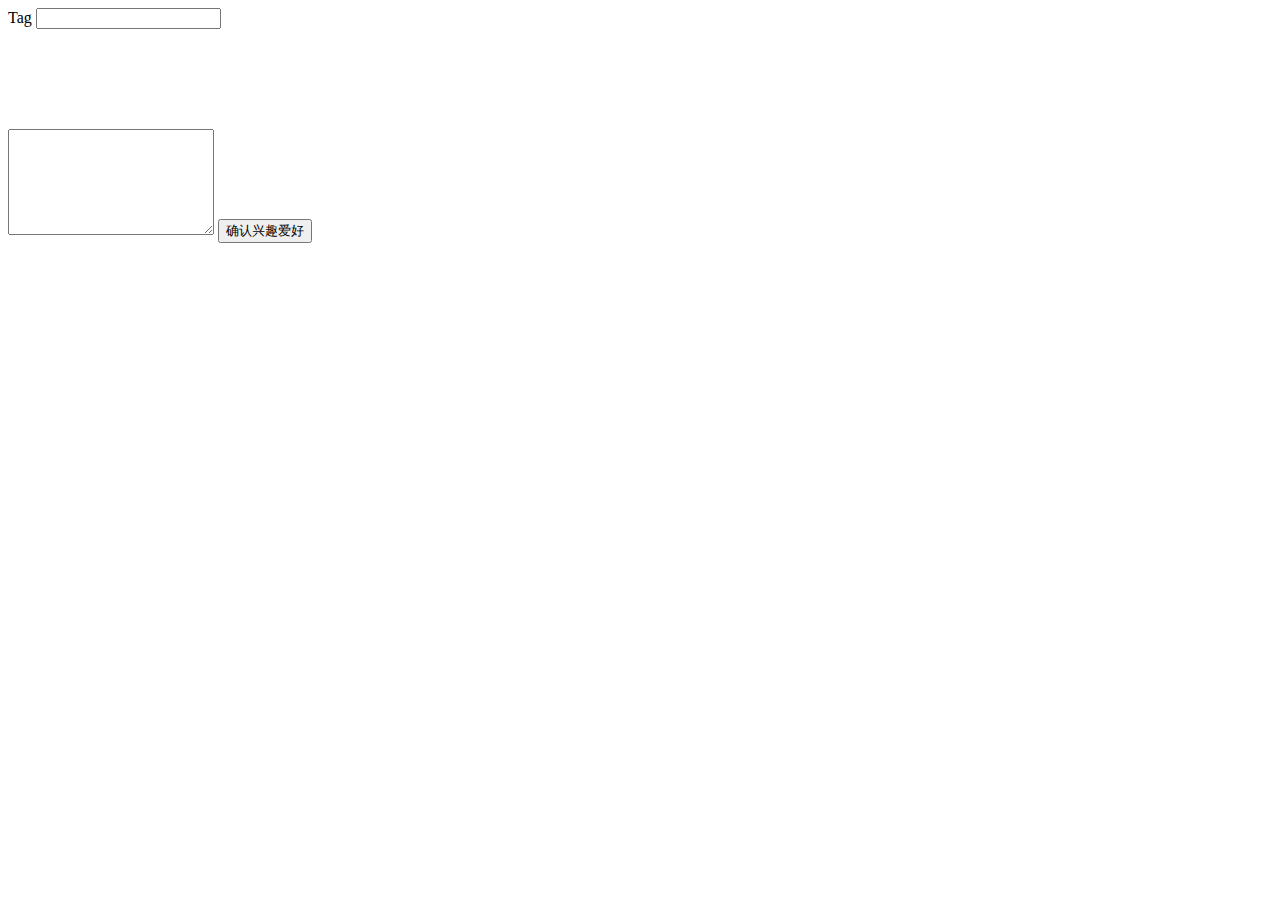
<file: task_2_21/index.html>
<!DOCTYPE html>
<html>
<head>
	<meta charset="utf-8">
	<meta http-equiv="X-UA-Compatible" content="IE=edge">
	<title>task-02-18</title>
	<style>
		#tag {
			width:100%;
			height:100px;
		}
		#tag * {
			background-color:#03A9F4;
			padding:10px;
			margin:10px;
			float:left;
			color:white;
			cursor:pointer;
		}
		#tag span {
			margin-right:0;
		}
		/* hover显示删除字样 */
		#tag div:hover:before{
			content:"删除";
			color:red;
			background-color:#03A9F4;
		}
		#hobbyInput {
			width:200px;
			height:100px;
		}
		#hobby {
			width:100%;
			height:100px;
		}
		#hobby div {
			background-color:#FF9800;
			padding:10px;
			margin:10px;
			float:left;
			color:white;
		}
	</style>
</head>
<body>
	<label for="tagInput">Tag</label>
	<input type="text" id="tagInput">
	<div id="tag"></div>
	<textarea id="hobbyInput"></textarea>
	<button id="hobbyBtn">确认兴趣爱好</button>
	<div id="hobby"></div>
	<script src="index.js"></script>
</body>
</html>
</file>
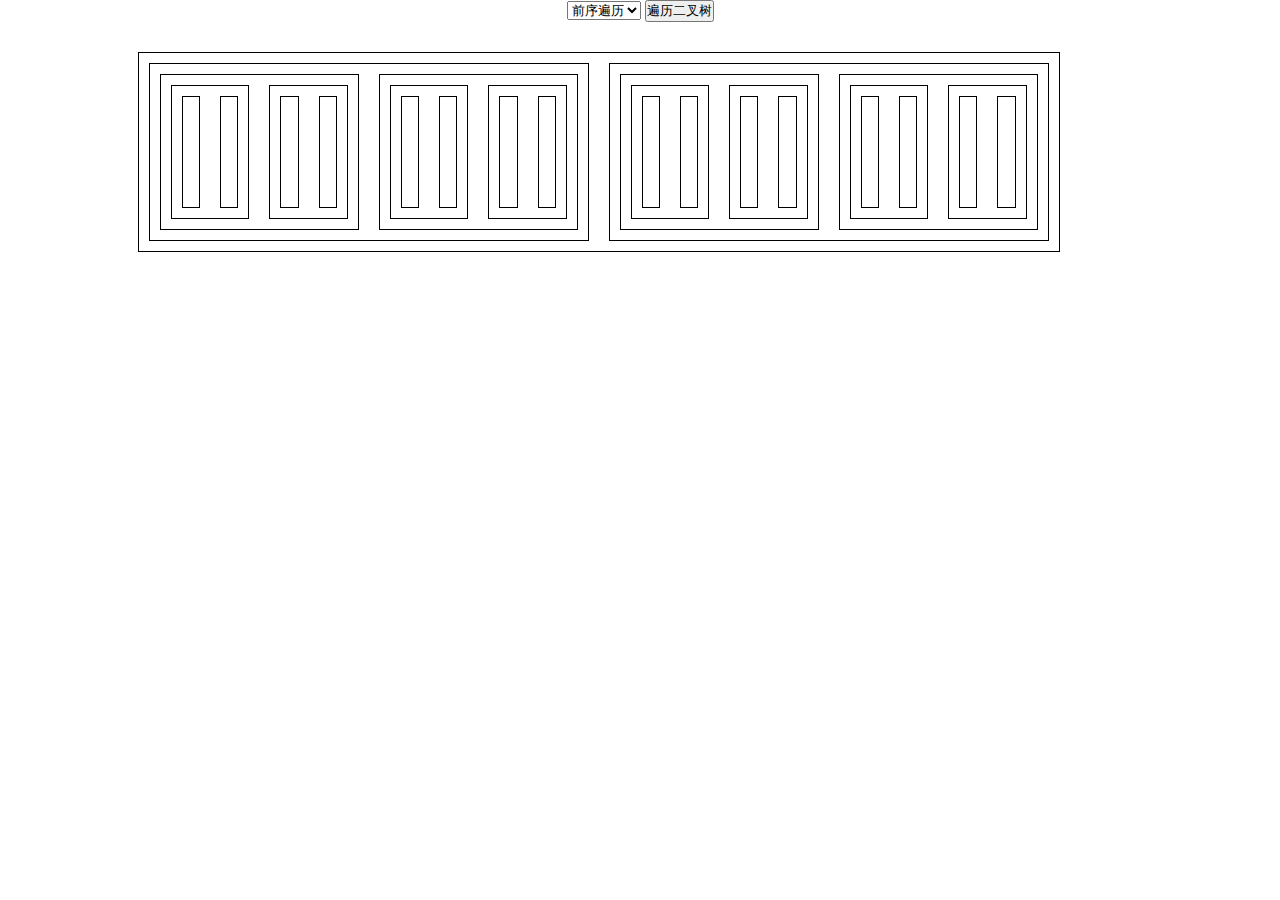
<file: task_2_22/index.html>
<!DOCTYPE html>
<html>
<head>
	<meta charset="utf-8">
	<meta http-equiv="X-UA-Compatible" content="IE=edge">
	<title>task-02-22</title>
	<style>
		* {
			box-sizing:border-box;
			margin:0;
			padding:0;
			text-align:center;
		}
		#binaryTree {
			width:80%;
			height:200px;
			margin: 20px auto;
		}
		#binaryTree * {
			width: calc(50% - 20px);
			height: calc(100% - 20px);
			margin:10px 10px;
			float:left;
			border:1px solid black;
			background-color:white;
		}
		#binaryTree > div {
			width:90%;
			height:100%;
		}
	</style>
</head>
<body>
	<select id="traversalType">
		<option value="1" selected="selected">前序遍历</option>
		<option value="2">中序遍历</option>
		<option value="3">后序遍历</option>
	</select>
	<button id="traversalBtn">遍历二叉树</button>
	<div id="binaryTree"></div>
	<script src="index.js"></script>
</body>
</html>
</file>
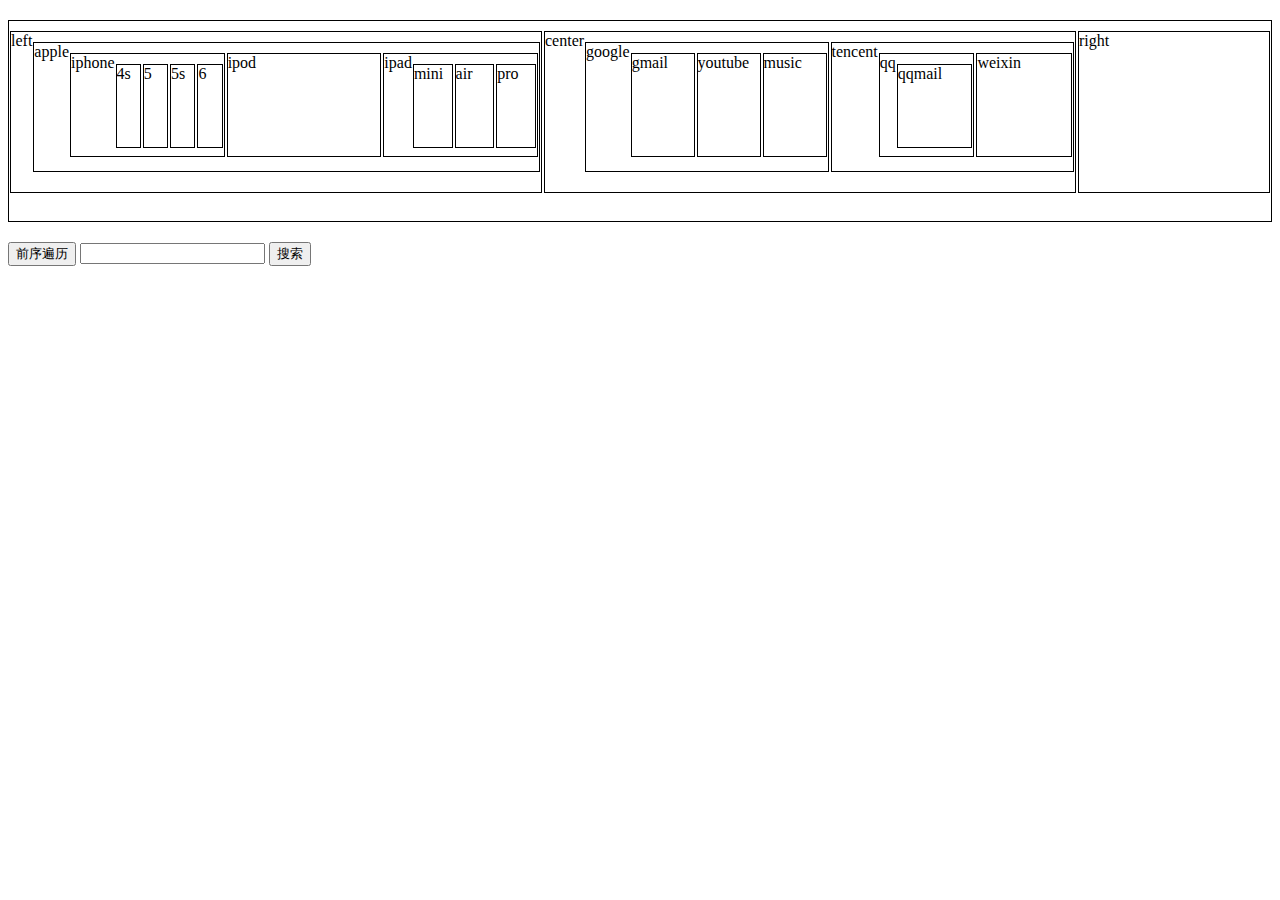
<file: task_2_23/index.html>
<!DOCTYPE html>
<html>
<head>
	<meta charset="utf-8">
	<meta http-equiv="X-UA-Compatible" content="IE=edge">
	<title>task-02-23</title>
	<style>
		div.super {
			display: flex;
			height: 200px;
			border: 1px solid black;
			margin-top: 20px;
		}
		.super div {
			display: flex;
			flex: 3 0 20px;
			border: 1px solid black;
			height: 80%;
			margin: 10px 1px;
			background-color: white;
		}
		.super .right {
			flex: 1 0 20px;
		}
		.handle {
			margin-top: 20px;
		}
	</style>
</head>
<body>
	<div class="super" id="super">
		<div>
			<span>left</span>
			<div>
				<span>apple</span>
				<div>
					<span>iphone</span>
					<div>
						<span>4s</span>
					</div>
					<div>
						<span>5</span>
					</div>
					<div>
						<span>5s</span>
					</div>
					<div id="4">
						<span>6</span>
					</div>
				</div>
				<div>
					<span>ipod</span>
				</div>
				<div>
					<span>ipad</span>
					<div>
						<span>mini</span>
					</div>
					<div>
						<span>air</span>
					</div>
					<div>
						<span>pro</span>
					</div>
				</div>
			</div>
		</div>
		<div>
			<span>center</span>
			<div>
				<span>google</span>
				<div>
					<span>gmail</span>
				</div>
				<div>
					<span>youtube</span>
				</div>
				<div>
					<span>music</span>
				</div>
			</div>
			<div>
				<span>tencent</span>
				<div>
					<span>qq</span>
					<div>
						<span>qqmail</span>
					</div>
				</div>
				<div>
					<span>weixin</span>
				</div>
			</div>
		</div>
		<div class="right">
			<span>right</span>
		</div>
	</div>
	<div class="handle">
		<button id="frontTraversalBtn">前序遍历</button>
		<input type="text" id="searchInput" name="searchInput">
		<button id="searchBtn">搜索</button>
	</div>
	<script src="index.js"></script>
</body>
</html>
</file>
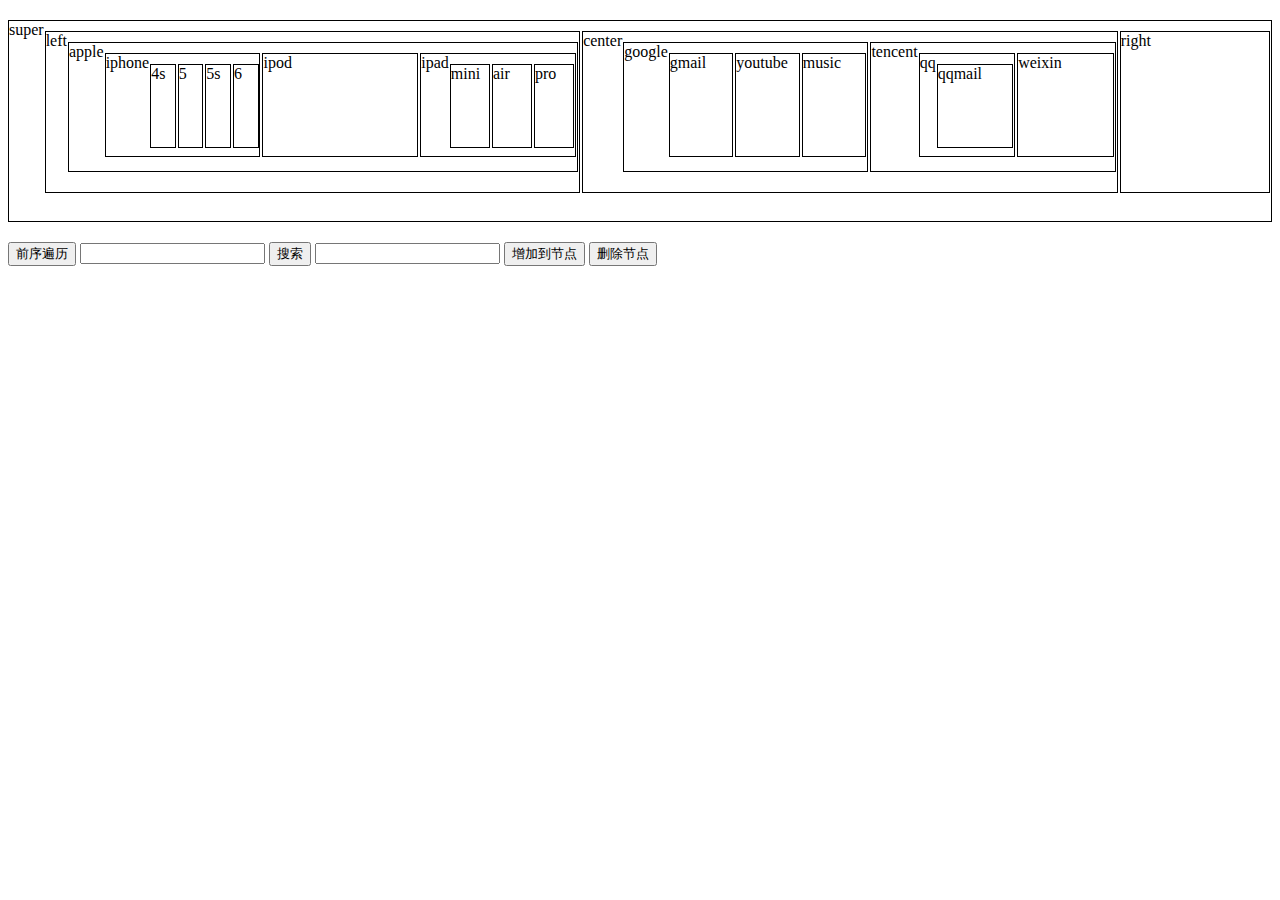
<file: task_2_24/index.html>
<!DOCTYPE html>
<html>
<head>
	<meta charset="utf-8">
	<meta http-equiv="X-UA-Compatible" content="IE=edge">
	<title>task-02-24</title>
	<style>
		div.super {
			display: flex;
			height: 200px;
			border: 1px solid black;
			margin-top: 20px;
		}
		.super div {
			display: flex;
			flex: 4 0 20px;
			border: 1px solid black;
			height: 80%;
			margin: 10px 1px;
			background-color: white;
		}
		.super .right {
			flex: 1 0 20px;
		}
		.handle {
			margin-top: 20px;
		}
	</style>
</head>
<body>
	<div class="super" id="super">
		<span>super</span>
		<div>
			<span>left</span>
			<div>
				<span>apple</span>
				<div>
					<span>iphone</span>
					<div>
						<span>4s</span>
					</div>
					<div>
						<span>5</span>
					</div>
					<div>
						<span>5s</span>
					</div>
					<div>
						<span>6</span>
					</div>
				</div>
				<div>
					<span>ipod</span>
				</div>
				<div>
					<span>ipad</span>
					<div>
						<span>mini</span>
					</div>
					<div>
						<span>air</span>
					</div>
					<div>
						<span>pro</span>
					</div>
				</div>
			</div>
		</div>
		<div>
			<span>center</span>
			<div>
				<span>google</span>
				<div>
					<span>gmail</span>
				</div>
				<div>
					<span>youtube</span>
				</div>
				<div>
					<span>music</span>
				</div>
			</div>
			<div>
				<span>tencent</span>
				<div>
					<span>qq</span>
					<div>
						<span>qqmail</span>
					</div>
				</div>
				<div>
					<span>weixin</span>
				</div>
			</div>
		</div>
		<div class="right">
			<span>right</span>
		</div>
	</div>
	<div class="handle">
		<button id="frontTraversalBtn">前序遍历</button>
		<input type="text" id="searchInput" name="searchInput">
		<button id="searchBtn">搜索</button>
		<input type="text" name="addInput" id="addInput">
		<button id="addBtn">增加到节点</button>
		<button id="deleteBtn">删除节点</button>
	</div>
	<script src="index.js"></script>
</body>
</html>
</file>
<file: src/css/index.css>
* {
	margin:0;
	padding:0;
}

html {
	font:10px "Microsoft YaHei", STHeiti, sans-serif;
	background-color:#f2f2f2;
}

.clearfix {
	zoom:1;
}

.clearfix:after,
.clearfix:before {
	display:table;
	content:"";
}

.clearfix:after {
	clear:both;
}

.header {
	width:100%;
	height:250px;
	background-color:#6498ee;
}

.box {
	max-width:1000px;
	margin:0 auto;
	height:100%;
}

.logo {
	width:30%;
	height:100%;
	text-align:center;
	display:inline-block;
	float:left;
}

.logo img {
	width:60%;
	margin-top:10%;
}

.logo h3 {
	font-weight:normal;
	font-size:2rem;
	color:white;
}

.desc {
	width:60%;
	height:60%;
	padding:0 5%;
	display:inline-block;
	float:right;
	color:white;
}

.desc h1 {
	font-weight:normal;
	font-size:2.6rem;
	text-align:left;
	margin-top:5%;
}

.desc h3 {
	font-weight:lighter;
	font-size:1.8rem;
	text-align:left;
	margin-top:3%;
}

.contact {
	width:60%;
	height:40%;
	padding:0 5%;
	float:right;
}

.contact ul {
	width:100%;
	height:100%;
	text-align:center;
}

.contact ul li {
	width:10%;
	margin:5% 10% 0 0;
	list-style-type:none;
	float:left;
}

.contact ul li img {
	width:100%;
}

.header-min {
	height:60px;
	width:100%;
	background-color:#6498ee;
	text-align:center;
	display:none;
}

.header-min-box h1 {
	max-width:800px;
	height:100%;
	margin:0 auto;
	line-height:60px;
	font-weight:normal;
	font-size:2.5rem;
	color:white;
	display:inline-block;
}

.header-min-box h1.none {
	display:none;
}

.header-min-box img {
	height:50px;
	margin:5px 20px;
}

.logo-min {
	float:left;
}

.menu-min {
	float:right;
}

.main,
.footer {
	width:80%;
	max-width:1000px;
	margin:0 auto 20px auto;
}

.li-normal {
	text-align:center;
	float:left;
	list-style-type:none;
}

.title {
	width:100%;
	height:20%;
	padding-top:12%;
	background-color:#5fcf80;
	overflow:hidden;
}

.title h2 {
	font-size:2.5rem;
	font-weight:lighter;
	color:white;
}

.descript {
	width:100%;
	height:42%;
	padding-top:8%;
	font-size:1.4rem;
	line-height:2.5rem;
	font-weight:lighter;
	background-color:white;
	overflow:hidden;
}

.descript p {
	margin:0 10%;
}

.button {
	width: 100%;
	height:18%;
	background-color:white;
}

.button > * {
	width:30%;
	margin:0 10%;
	float:left;
	font-size:1.4rem;
	line-height:3.5rem;
	text-decoration:none;
	color:black;
}

.footer{
	font-weight:lighter;
	text-align:center;
}

@media (min-width:900px) {
	.li-normal {
		width:31%;
		height:300px;
		margin:30px 1% 0 1%;
	}
}

@media (max-width:900px) {
	.li-normal {
		width:46%;
		height:250px;
		margin:30px 2% 0 2%;
	}
	.title {
		padding-top:6%;
	}
}

@media (max-width:760px) {
	.header {
		display:none;
	}
	.header-min-box h1 {
		font-weight:lighter;
	}
	.header-min {
		display:block;
	}
	.li-normal {
		width:100%;
		height:400px;
		margin:50px auto 0 auto;
	}
	.descript {
		height: 40%;
	}
	.title {
		padding-top:8%;
	}
	.button > * {
		line-height:5rem;
	}
}

@media (max-width:550px) {
	.li-normal {
		width:100%;
		height:300px;
		margin:50px auto 0 auto;
	}
	.header-min-box h1 {
		font-size:1.8rem;
	}
}

@media (max-width:450px) {
	.li-normal {
		height:250px;
		margin:30px auto 0 auto;
	}
	.header-min-box h1 {
		display: none;
	}
	.header-min-box h1.none {
		display:inline-block;
	}
	.title h2 {
		font-size:2rem;
	}
}

@media (max-width:280px) {
	.header-min-box h1.none {
		display:none;
	}
}
</file>
<file: task_1_11/css/index.css>
@charset "UTF-8";

/* 清除默认设置 */
html, body, h1, h2, h3, p, button, img, input, header, section, footer, ul, ol, li {
	padding: 0;
	margin: 0;
}

html {
	font: 10px simHT, Droidsansfallback, "Heiti SC", Dengxian,  sans-serif;
}

/* 屏幕适配，用rem单位，相对于html的font-size数值自动匹配 */
@media screen and (max-width: 280px) {
	html {
		font-size: 8px;
	}
}

@media screen and (min-width: 480px) {
	html {
		font-size: 12px;
	}
}

@media screen and (min-width: 760px) {
	html {
		font-size: 14px;
	}
}

/* 完全使用border-box */
* {
	box-sizing: border-box;
}

body > * {
	width: 100%;
	max-width: 800px;
	margin: 0 auto;
}

/* 清除浮动 */
.clearfix:after {
	content: "";
	display: table;
	clear: both;
}

.container {
	width: 100%;
	max-width: 800px;
	margin: 0 auto;
}

/* 顶部 */
header {
	width: 100%;
	max-width: 800px;
	height: 46px;
	position: fixed;
	top:0;
	left:0;
	right: 0;
	margin: 0 auto;
	background-color: #91d4da;
	font-weight: normal;
	line-height: 46px;
	color: white;
	z-index: 99;
}

header a {
	float: left;
	position: absolute;
	margin-left: 20px;
	padding-left: 15px;
	color: white;
	text-decoration: none;
	font-size: 1.6rem;
	background: url('../images/arrow_left.png') no-repeat left center;
}

header h1 {
	position: absolute;
	width: 100%;
	text-align: center;
	font-size: 2rem;
}

/* 导航 */
nav {
	margin-top:46px;
}

/* flex容器 */
.flex-container {
	width:100%;
	display: flex;
	display: -webkit-flex;
	justify-content: space-between;
}

li {
	list-style-type: none;
}

nav li {
	height:100%;
	font-size: 1.6rem;
	line-height: 35px;
	border-bottom: 3px solid transparent;
}

nav li,
.tags li,
.column li {
	flex: 1 1 auto;
	text-align: center;
}

nav li.on {
	border-bottom-color: #91d4da;
}

/* 轮播图 */
.banner img {
	width:100%;
}

/* 标签 */
.tags {
	border-bottom: 1px solid #e5e5e5;
	padding-bottom: 10px;
}

.tags li img {
	width: 64%;
	margin: 10px 18%;
}

.tags li span {
	margin-top:10px;
	font-size: 1.4rem;
}

/* 分栏 */
.column {
	width:100%;
	max-width: 800px;
	margin: 10px auto;
}

.column li.border-right {
	border-right: 1px solid #e5e5e5;
}

.column img {
	width:80%;
	margin: 5px auto;
}

.column h2 {
	font-size: 1.8rem;
}

.column h3 {
	font-size: 1.4rem;
	font-weight: normal;
	margin-top: 10px;
}

/* 分隔横条 */
.separator {
	height: 10px;
	background-color: #f5f5f5;
}

/* 模块 */
.module {
	padding: 3%;
}

.module h2 {
	font-size: 2rem;
	margin-bottom: 2%;
}

.mod-main {
	 width: 100%;
	 height: 305px;
}

.mod-main > * {
	float: left;
}

.mod-main > img {
	width: 25%;
	clear: both;
}

.mod-main > div {
	width: 33%;
	height: 18%;
	padding: 3.33% 0;
	margin: 0 0 4% 4%;
	font-size: 1.4rem;
	text-align: center;
	background-color: #f5f5f5;
}

/* 文章 */
.article {
	padding: 3%;
	position: relative;
	border-bottom: 1px solid #f5f5f5;
	z-index: -1;
}

.article > *,
.art-pic > * {
	float: left;
}

.article img {
	width: 30%;
	margin-right: 4%;
	position: relative;
}

.article h2,
.art-pic h2 {
	font-size: 1.6rem;
	font-weight: normal;
	width: 55%;
}

/* 底部来源 */
.resource {
	font-size: 1.4rem;
	color: #bebebe;
	width: 60%;
	position: absolute;
	bottom: 9%;
	left: 35%;
}

/* 图文 */
.art-pic {
	padding: 3% 3% 8% 3%;
	position: relative;
}

.art-pic h2 {
	width: 80%;
	margin-bottom: 2%;
}

.art-pic img {
	width: 32%;
	margin-left: 2%;
}

.art-pic img[class='first'] {
	margin: 0;
}

.art-pic .resource {
	left: 3%;
	bottom: 4%;
}
</file>
<file: task_1_7/css/index.css>
@charset "UTF-8";

/* 清除默认设置 */
html, body, ul, ol, li, p, h1, h2, h3, pre, button, input {
	margin:0;
	padding:0;
}

body {
	width:100%;
	min-width:1280px;
	font-family:"Microsoft YaHei", SimHei, STHeiti, sans-serif;
}

a {
	text-decoration:none;
	border:0;
}

/*fix IE a img border bug*/
a img {
	border:0;
}

li {
	list-style:none;
	float:left;
}

/* 预定字体 */
/* 黑体 */
.font-HT {
	font-family:SimHei, STHeiti, sans-serif;
}

/* 微软雅黑 */
.font-MSYH {
	font-family:"Microsoft YaHei", SimHei, STHeiti, sans-serif;
}

/* 宋体 */
.font-ST {
	font-family:SimSun, STSong, serif;
}

/* 清除浮动 */
.clearfix {
	zoom:1; /* IE */
}

.clearfix:before,
.clearfix:after {
	display:table;
	content:"";
}

.clearfix:after {
	clear:both;
}

/* 长度变化动画 */
.width-change {
	transition:width 1s;
	-moz-transition:width 1s; /* firefox */
	-webkit-transition:width 1s; /* Safari, Chrome */
	-o-transition:width 1s; /* Opera */
}

/* button hover变化动画 */
.btn-hover {
	transition-duration: 0.5s;
	-moz-transition-duration: 0.5s; /* Firefox 4 */
	-webkit-transition-duration: 0.5s; /* Safari 和 Chrome */
	-o-transition-duration: 0.5s; /* Opera */
}

/* 导航条 */
.navbar {
	height:56px;
	width:100%;
	position:fixed;
	top:0;
	left:0;
	background-color:white;
	z-index:999;
	box-shadow:3px 3px 10px #eee;
}

.navbar-brand {
	float:left;
	height:49px;
	padding-top:7px;
	margin-left:30px;
}

.navbar-brand span {
	font-size:21px;
	line-height:45px;
	font-weight:bold;
	color:#393a3a;
	vertical-align:middle;
}

.navbar-brand img {
	vertical-align:middle;
}

.navbar-nav {
	height:100%;
	float:right;
	margin-right:20px;
}

.navbar-nav ul {
	width:540px;
	height:100%;
	list-style-type:none;
	font:15px/56px "Microsoft YaHei", STHeiti, sans-serif;
	color:#787b83;
}

.navbar-nav ul li {
	width:90px;
	height:51px;
	float:left;
	text-align:center;
	text-decoration:none;
	color:#787b83;
	float:left;
}

.navbar-nav li:hover,
.li-selected span,
.navbar-nav ul li.navbar-login {
	color:#e74f4d;
}

.li-selected,
.navbar-nav li:hover{
	border-bottom:5px solid #e74f4d;
}

.navbar-login * {
	vertical-align:middle;
}

/* 主体大图 */
.mainfoucs-pic {
	width:100%;
	background:url(../images/main.png) no-repeat;
	height:854px;
	background-size:cover;
	position:relative;
	top:56px;
	margin-bottom:56px;
}

/* 大图遮罩 */
.mainfoucs-mask {
	width:100%;
	min-width:1280px;
	height:854px;
	position:absolute;
	background-color:#020c1d;
	opacity:0.3;
	filter:alpha(opacity=30); /* IE */
}

.mainfoucs-text {
	position:relative;
	padding-left:150px;
	top:230px;
	color:white;
}

.mainfoucs-text h1 {
	font-size:60px;
	font-weight:500;
}

.mainfoucs-text h3 {
	margin:25px 0 0 10px;
	font-size:21px;
	font-weight:lighter;
	line-height:35px;
}

.mainfocus-btn {
	width:335px;
	height:65px;
	margin:50px 0 0 10px;
	background-color:#e74f4d;
	color:white;
	text-align:center;
	font-size:30px;
	line-height:65px;
	font-weight:lighter;
	display:inline-block;
	cursor:pointer;
}

.mainfocus-btn:hover {
	background-color:#EA7A79;
}

/* 品牌特点 */
.featuretags {
	width:100%;
	height:250px;
}

.featuretags-list {
	width:100%;
	height:100%;
}

.featuretags-item {
	width:25%;
	height:100%;
	float:left;
	list-style-type:none;
	text-align:center;
	font-size:16px;
	line-height:24px;
}

.featuretags-item img {
	margin:45px 139px;
	width:42px;
	height:42px;
}

.featuretags-item div {
	width:90%;
	margin:0 auto;
	height:60px;
	border-left:2px solid #767777;
}

.featuretags-item div.first {
	border:0;
}

/* 探索新世界 */
.explore {
	width:100%;
	height:360px;
	background-color:#ededec;
	text-align:center;
}

.explore h1 {
	font:54px SimHei, STHeiti, sans-serif;
	color:#867e7a;
	font-weight:lighter;
}

.explore img {
	margin:90px auto 45px auto;
}

/* 地图 */
.explore-map {
	width:100%;
	height:340px;
	padding-top:50px;
	background:url(../images/map.png) no-repeat;
	background-size:cover;
	text-align:center;
	color:white;
	position:relative;
}

/* 遮罩 */
.map-mask {
	position:absolute;
	width:100%;
	top:0;
	min-width:1280px;
	height:390px;
	opacity:0.2;
	filter:alpha(opacity=20); /* IE */
	background-color:#aa3433;
}

.explore-map-text {
	position:relative;
}

.explore-map-text:hover .text-separator {
	width:200px;
}

.explore-map-text h3 {
	font-size:21px;
	margin:0 auto 30px auto;
	font-weight:normal;
}

/* 横线间隔 */
.text-separator {
	width:30px;
	height:2px;
	background-color:white;
	position:relative;
	top:-14px;
	margin:0 auto;
}

/* 选择地区 */
.explore-map-address {
	width:70%;
	min-width:1280px;
	height:205px;
	margin:55px auto 0 auto;
	position:relative;
}

.explore-map-address > div {
	width:25%;
	float:left;
	position:relative;
}

.explore-map-address input {
	width:236px;
	height:35px;
	margin:0 auto;
	font-size:16px;
	padding:0 10px;
	font:12px "Microsoft YaHei", STHeiti, sans-serif;
	background:white url('../images/select-bg.png') no-repeat 95% 50%;
	border:solid #be4e48;
	border-width:1px 1px 0 1px;
	cursor:pointer;
}

/* 地区列表 */
.explore-map-address ul {
	display:none;
	position:relative;
	margin:0 auto;
	width:256px;
	overflow:hidden;
	background-color:#e3e3e4;
	border:solid #be4e48;
	border-width:0 1px 1px 1px;
	cursor:pointer;
}

.explore-map-address ul li {
	width:225px;
	padding-left:30px;
	list-style-type:none;
	height:27px;
	text-align:left;
	font-size:12px;
	line-height:27px;
	color:black;
}
.explore-map-address ul li:hover {
	background:url('../images/ok.png') no-repeat 8px center;
	background-color:#be4e48;
	color:white;
}

/* 悬浮时显示列表 */
.explore-map-address div:hover ul:hover,
.explore-map-address input:hover + ul {
	display:block;
}


.explore-map-address button {
	width:238px;
	height:36px;
	border:none;
	text-align:center;
	background-color:#be4e48;
	cursor:pointer;
}

.explore-map-address button{
	font:14px "Microsoft YaHei", STHeiti, sans-serif;
	color:white;
	word-spacing:30px;
}

.explore-map-address button:hover {
	background-color:#e7736d;
}

/* 各地活动 */
.explore-activity {
	width:100%;
	height:600px;
	background-color:#f7f7f7;
}

.explore-activity ul {
	width:70%;
	min-width:1280px;
	height:390px;
	padding:105px 0;
	margin:0 auto;
	list-style:none;
}

.explore-activity ul li {
	width:17%;
	height:374px;
	padding:8px 4%;
	border:none;
	float:left;
	text-align:center;
}

.explore-activity ul li img {
	height:294px;
	width:75%;
	margin:0 auto;
	border:10px solid white;
}

.act-text-style-1,
.act-text-style-2 {
	text-align:center;
}

.act-text-style-1 h2 {
	font-size:15px;
	margin-top:10px;
}

.act-text-style-1 h3 {
	font-size:12px;
	margin-top:5px;
}

.act-text-style-2 h3 {
	font-size:12px;
	margin:5px auto;
}

.act-text-style-2 h2 {
	font-size:22px;
	word-spacing:20px;
	font-weight:normal;
}

.act-text-style-1 h2,
.act-text-style-1 h3,
.act-text-style-2 h2,
.act-text-style-2 h3 {
	font-family:"Microsoft YaHei", STHeiti, sans-serif;
	font-weight:normal;
}

/* 团队 */
.team {
	width:100%;
	height:567px;
	margin:0 auto;
}

.team-img {
	width:66.66%;
	height:567px;
	float:left;
	background:url('../images/team.png') no-repeat;
	background-size:cover;
	text-align:center;
	color:white;
	position:relative;
}

/* 小三角 */
.triangle {
	width: 0;
	height: 0;
	border-style: solid;
	border-color: transparent white;
	position: absolute;
}

.team-img .triangle {
	border-width: 12.5px 25px 12.5px 0;
	top: 237.5px;
	right: 0;
}


.team-img h2 {
	margin-top: 130px;
	margin-bottom: 0;
	font-weight: normal;
	font-size: 36px;
}

.team-img h1 {
	margin-top: -20px;
	margin-bottom: 0;
	font-size: 155px;
	font-weight: normal;
}

.team-img p {
	font-size: 16px;
}

.team-desc {
	width:33.33%;
	height:567px;
	float:right;
	text-align:center;
}

.team-desc h2 {
	margin-top:160px;
	font-size:21px;
	font-weight:normal;
	display:inline-block;
}

.team-desc span {
	font-size:26px;
}

.team-right-h2 {
	font-size:30px;
	color:#e74f4d;
}

.team-desc p {
	margin:30px auto;
	width:56%;
	text-align:left;
	font-size:14px;
	line-height:30px;
}

.team-desc button {
	margin:35px auto 30px auto;
	width:105px;
	height:32px;
	border:1px solid #e74f4d;
	color:#e74f4d;
	font-size:14px;
	background-color:white;
	cursor:pointer;
}

.team-desc button:hover {
	color:white;
	background-color:#e74f4d;
}

/* 小圆点 */
.team-desc ul {
	width:96px;
	height:24px;
	margin:auto auto;
}

.team-desc ul li {
	height:10px;
	width:10px;
	margin:10px 10px 0 10px;
	border: 1px solid #929292;
	border-radius: 5px;
	cursor:pointer;
}

.team-desc ul li.actived-li,
.team-desc ul li.unactived-li:hover {
	background: #929292;
}


/* 团队生活 */
.team-life-left,
.team-life-right,
.team-life-center {
	width:33.33%;
	height:520px;
	display:inline-block;
	float:left;
	font-family:SimHei, STHeiTi, sans-serif;
}

.team-life-left {
	background-color:#e74f4d;
	text-align:center;
}

.team-life-left h2 {
	color:white;
	font-size:21px;
	line-height:32px;
	font-weight:lighter;
	margin-top:190px;
}

.team-life-left div,
.team-life-center div {
	width:30px;
	height:2px;
	margin:20px auto;
}

.team-life-left div {
	background-color:white;
}

.team-life button {
	width:150px;
	height:35px;
	margin:0 auto;
	font-size:16px;
	cursor:pointer;
}

.team-life-left button,
.team-life-center button:hover {
	color:white;
	background-color:#e74f4d;
	border:1px solid white;
}

.team-life-left button:hover,
.team-life-center button {
	color:#e74f4d;
	background-color:white;
}

.team-life-center {
	background-color:white;
	text-align:center;
}

.team-life-center h2 {
	color:black;
	font-size:21px;
	line-height:32px;
	font-weight:lighter;
	margin-top:190px;
}

.team-life-center div {
	background-color:black;
}

.team-life-center button {
	border:1px solid #e74f4d;
}

.team-life-right {
	position:relative;
}

.team-life-right img {
	width:100%;
	height:100%;
}

.team-life-right .triangle {
	border-width: 12.5px 0 12.5px 25px;
	top: 237.5px;
	left: 0;
}


/* 遮罩 */
.team-life-right-mask {
	width:100%;
	height:520px;
	position:absolute;
	background-color:black;
	opacity:0.2;
	filter:alpha(opacity=20); /* IE */
}


.team-life-left:hover div,
.team-life-center:hover div {
	width:150px;
}

/* 志愿者 */
.volunteer div {
	float:left;
}

.volunteer {
	width:70%;
	min-width:1200px;
	height:470px;
	margin:120px auto 165px auto;
}

.volunteer .top {
	width:100%;
	text-align:center;
	height:180px;
}

.top h1 {
	font:22px SimHei, STHeiti, sans-serif;
	margin:0 auto 20px auto;
}

.top p {
	font-size:14px;
}

.volunteer .left {
	width:29.33%;
	height:290px;
	padding:0 2%;
	color:#929292;
}

.left h2 {
	font-size:14px;
	font-weight:bold;
	margin-bottom:25px;
}

.left p,
.left a span {
	font:12px/20px SimSun, STSong, serif;
}

.left a {
	float:right;
	text-decoration:none;
	color:black;
	margin-bottom:15px;
}

/* 志愿者表单 */
.volunteer form input {
	width:25%;
	height:35px;
	border:0;
	margin:0 2% 10px 2%;
	padding:0 2%;
	font:14px "Microsoft YaHei", STHeiti, sans-serif;
	background-color:#eee;
}

.volunteer form textarea {
	width:58.5%;
	height:120px;
	padding:15px 2% 0 2%;
	margin:10px 2%;
	border:0;
	font-size:14px;
	overflow:hidden;
	background-color:#eee;
}

.volunteer form input:hover,
.volunteer form textarea:hover {
	background-color:#ededee;
}

.volunteer form button {
	width:62.66%;
	height:40px;
	text-align:center;
	border:0;
	margin:0 2%;
	font-size:15px;
	cursor:pointer;
	background-color:#eee;
}

.volunteer form button:hover {
	background-color:#e74f4d;
	color:white;
}

/* 底部 */
.footer {
	width:100%;
	height:415px;
	text-align:center;
	background-color:#2f3038;
}

.contact {
	height:360px;
	background-color:#32353e;
	color:#e0dcdd;
}

.contact h1 {
	font-size:21px;
	padding-top:90px;
}

.contact p {
	font:14px/20px;
	margin:10px auto 30px auto;
}

.contact form {
	width:510px;
	height:40px;
	margin:0 auto;
}

.input-email {
	width:410px;
	height:40px;
	border:0;
	font-size:20px;
	padding:0 10px;
	display:inline-block;
	float:left;
}

.input-submit {
	width:80px;
	height:40px;
	border:0;
	background-color:#686166;
	color:#e0dcdd;
	float:right;
	display:inline-block;
	font-size:16px;
	cursor:pointer;
}

.input-submit:hover {
	background-color:#e74f4d;
}

.contact ul {
	width:210px;
	height:30px;
	margin:35px auto;
}

.contact ul li {
	list-style-type:none;
	float:left;
	margin:0 12px;
}

.copyright {
	width:70%;
	min-width:1100px;
	height:35px;
	margin:0 auto;
	color:#e0dcdd;
	padding-top:20px;
	font-size:12px;
}

.copyright-left {
	float:left;
}

.back-to-top {
	float:right;
	color:#e0dcdd;
}
</file>
<file: task_1_9/css/base.css>
@charset "UTF-8";

/* 清除预定设置 */
html, body,h1, h2, h3, p, ul, ol, li, input, iframe {
	margin:0;
	padding:0;
}

body {
	min-width:1280px;
	font-family:SimHei, STHeiti, "Microsoft YaHei", sans-serif;
}

/* 顶部 */
.header {
	width:100%;
	height:55px;
	background-color:#2289bf;
}

.header-main {
	width:1140px;
	height:100%;
	margin:0 auto;
	padding:0 70px;
}

.header-main img {
	width:35px;
	height:35px;
	margin-top:10px;
}

.header-main input {
	width:265px;
	height:30px;
	float:right;
	margin:13px 50px 0 0;
	border:0;
	border-radius:22px;
	background:white url('../images/search.png') no-repeat 22px center;
	padding-left:45px;
	transition:width 0.2s;
	-moz-transition:width 0.2s; /* firefox */
	-webkit-transition:width 0.2s; /* Safari, Chrome */
	-o-transition:width 0.2s; /* Opera */
}

.header-main input:focus {
	width:350px;
}

.login {
	float:right;
	background:url('../images/person.png') no-repeat center left;
	padding:18px 0;
}

.login a {
	text-decoration:none;
	color:white;
	font-size:14px;
	margin-left:20px;
}

/* 主体页面 */
.mainpage {
	width:1280px;
	height:1210px;
	margin:0 auto;
}

/* 主体左侧 */
.left {
	height:100%;
	width:260px;
	background-color:#2a2e3d;
	float:left;
	font-family:SimHei, STHeiti, sans-serif;
	color:#6e8096;
}

/* 账户信息 */
.profile {
	width:195px;
	height:50px;
	padding:5px;
	margin: 20px 0 0 45px;
	background:url('../images/circle_border.png') no-repeat left top;
}

.profile img {
	width:47px;
	height:47px;
	vertical-align:middle;
}

.profile span {
	color:#ededf0;
	font-size:16px;
	margin-left:20px;
}

.data {
	width:120px;
	height:60px;
	padding:20px 70px 0 70px;
}

.data .separator {
	width:2px;
	height:30px;
	display:inline-block;
	background-color:#313545;
	margin:0 10px;
}

.data p {
	display:inline-block;
	font-size:12px;
	width:24px;
	height:30px;
	line-height:15px;
	text-align:center;
}

/* 左侧导航 */
.leftnav {
	width:260px;
	font-size:14px;
	line-height:45px;
}

li {
	list-style-type:none;
}

/* 导航背景与文字颜色 */
.open,
li:hover {
	background-color:#383d4e;
}

.open > span,
li:hover > span {
	color:#ededf0;
}

/* 一级导航 */
.level-1 > li {
	padding-left:45px;
}

.level-1 > li > span {
	padding:0 25px;
	background-position:left center;
	background-repeat:no-repeat;
}

.level-1 > .report > span {
	background-image:url('../images/report.png');
}

.level-1 > .star > span {
	background-image:url('../images/star.png');
}

.level-1 > .map > span {
	background-image:url('../images/map.png');
}

.level-1 > .account > span {
	background-image:url('../images/account.png');
}

/* 二级导航 */
.level-2 {
	margin-left:25px;
	line-height:30px;
}

.level-2 > li {
	background:url('../images/files.png') no-repeat 3px center;
	padding:0 35px;
}

.level-2 > li[class*='open'],
.level-2 > li:hover {
	background:url('../images/files_open.png') no-repeat left 9px;
}

/* 三级导航 */

.level-3 > a {
	text-decoration:none;
	color:#6e8096;
}

.level-3 > a > li {
	background:url('../images/file.png') no-repeat 3px center;
	padding:0 20px;
}

.level-3 > a > li[class*='open'],
.level-3 > a > li:hover {
	background:url('../images/file_open.png') no-repeat 3px center;
}

/* 右侧页面 */
.right {
	width:1020px;
	height:100%;
	float:right;
}

/* 页面信息导航 */
.main-nav {
	width:100%;
	height:30px;
	background-color:white;
}

.main-nav a {
	font-size:13px;
	line-height:30px;
	text-decoration:none;
	color:#b0b0b0;
}

.main-nav a[class='first-nav'] {
	margin-left:30px;
}

.main-nav a[class='last-nav'] {
	color:#75a0c6;
}

/* 页面iframe */
iframe {
	border:0;
	height:1180px;
	width:100%;
}
</file>
